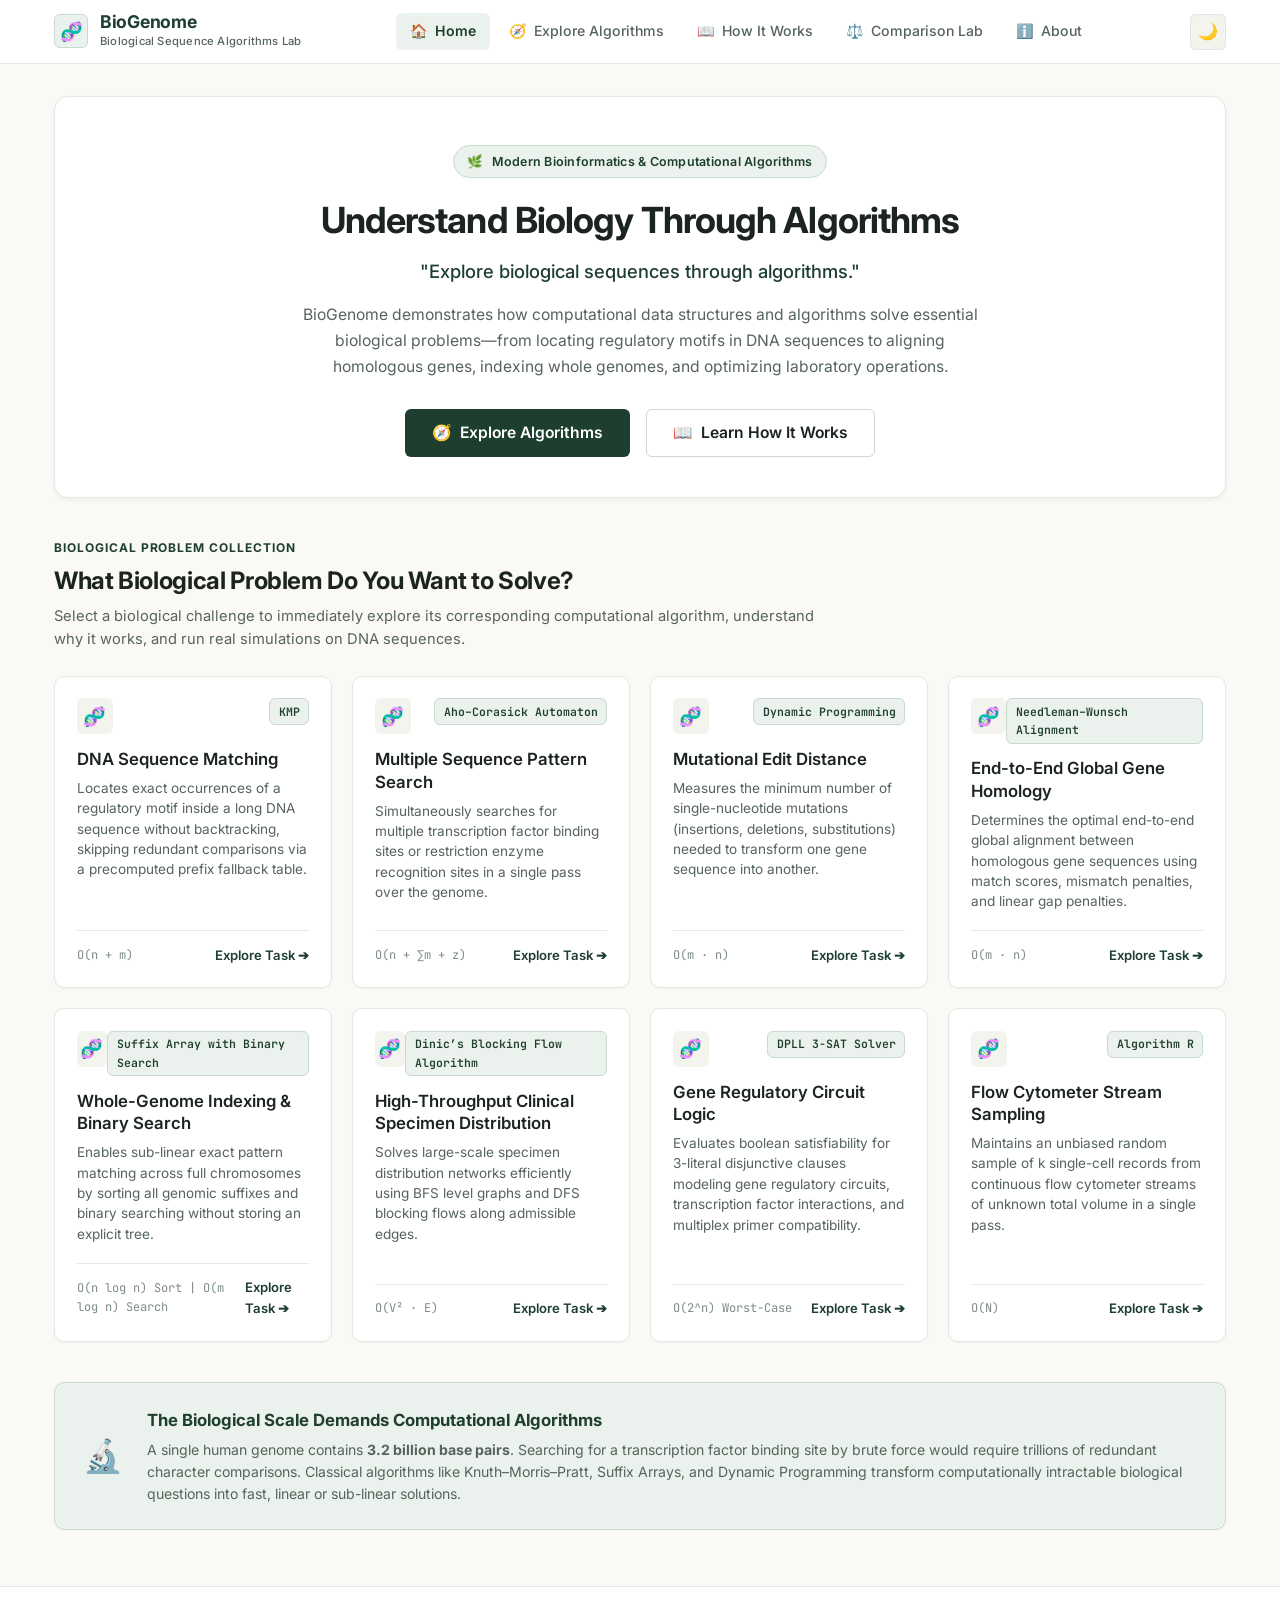
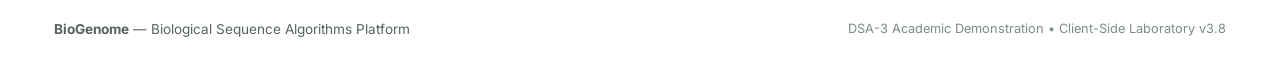
<file: frontend/index.html>
<!DOCTYPE html>
<html lang="en" data-theme="light">
<head>
  <meta charset="UTF-8">
  <meta name="viewport" content="width=device-width, initial-scale=1.0">
  <title>BioGenome – Explore Biological Sequences Through Algorithms</title>
  
  <!-- Modern Scientific Typography -->
  <link rel="preconnect" href="https://fonts.googleapis.com">
  <link rel="preconnect" href="https://fonts.gstatic.com" crossorigin>
  <link href="https://fonts.googleapis.com/css2?family=Inter:wght@400;500;600;700&family=JetBrains+Mono:wght@400;500;600&display=swap" rel="stylesheet">
  
  <!-- Botanical & Scientific Theme Stylesheets -->
  <link rel="stylesheet" href="css/main.css">
  <link rel="stylesheet" href="css/simulations.css">
</head>
<body>

  <!-- ============================================================== -->
  <!-- A. Compact Navigation Bar                                      -->
  <!-- ============================================================== -->
  <header class="app-header">
    <div class="header-container">
      <a href="#" class="header-brand" data-target="tab-home">
        <div class="brand-icon">🧬</div>
        <div class="brand-info">
          <span class="brand-name">BioGenome</span>
          <span class="brand-tagline">Biological Sequence Algorithms Lab</span>
        </div>
      </a>

      <nav class="header-nav">
        <a href="#" class="nav-item active" data-target="tab-home">
          <span>🏠</span> Home
        </a>
        <a href="#" class="nav-item" data-target="tab-explorer">
          <span>🧭</span> Explore Algorithms
        </a>
        <a href="#" class="nav-item" data-target="tab-how-it-works">
          <span>📖</span> How It Works
        </a>
        <a href="#" class="nav-item" data-target="tab-comparison">
          <span>⚖️</span> Comparison Lab
        </a>
        <a href="#" class="nav-item" data-target="tab-about">
          <span>ℹ️</span> About
        </a>
      </nav>

      <div class="header-actions">
        <button id="theme-toggle-btn" class="theme-toggle" title="Toggle warm light / scientific dark theme">🌙</button>
      </div>
    </div>
  </header>

  <!-- ============================================================== -->
  <!-- Main Content Application Shell                                 -->
  <!-- ============================================================== -->
  <main class="app-main">
    <div class="container">

      <!-- ========================================================== -->
      <!-- 1. HOME TAB                                                -->
      <!-- ========================================================== -->
      <section id="tab-home" class="tab-section active">
        
        <!-- Hero Section -->
        <div class="hero-section">
          <div class="hero-pill">
            <span>🌿</span> Modern Bioinformatics & Computational Algorithms
          </div>
          <h1 class="hero-title">Understand Biology Through Algorithms</h1>
          <p class="hero-tagline">"Explore biological sequences through algorithms."</p>
          <p class="hero-desc">
            BioGenome demonstrates how computational data structures and algorithms solve essential biological problems—from locating regulatory motifs in DNA sequences to aligning homologous genes, indexing whole genomes, and optimizing laboratory operations.
          </p>
          <div class="hero-actions">
            <button id="hero-explore-btn" class="btn btn-primary btn-lg">
              <span>🧭</span> Explore Algorithms
            </button>
            <button id="hero-how-btn" class="btn btn-outline btn-lg">
              <span>📖</span> Learn How It Works
            </button>
          </div>
        </div>

        <!-- Biological Use Cases Grid -->
        <div class="section-header">
          <div class="section-label">Biological Problem Collection</div>
          <h2 class="section-title">What Biological Problem Do You Want to Solve?</h2>
          <p class="section-subtitle">
            Select a biological challenge to immediately explore its corresponding computational algorithm, understand why it works, and run real simulations on DNA sequences.
          </p>
        </div>

        <!-- Dynamic Home Tasks Grid -->
        <div id="home-tasks-grid" class="tasks-grid"></div>

        <!-- Philosophy Banner -->
        <div class="philosophy-banner">
          <div class="philosophy-icon">🔬</div>
          <div class="philosophy-text">
            <h3>The Biological Scale Demands Computational Algorithms</h3>
            <p>
              A single human genome contains <strong>3.2 billion base pairs</strong>. Searching for a transcription factor binding site by brute force would require trillions of redundant character comparisons. Classical algorithms like Knuth–Morris–Pratt, Suffix Arrays, and Dynamic Programming transform computationally intractable biological questions into fast, linear or sub-linear solutions.
            </p>
          </div>
        </div>
      </section>

      <!-- ========================================================== -->
      <!-- 2. ALGORITHM EXPLORER TAB (The Primary Workspace)          -->
      <!-- ========================================================== -->
      <section id="tab-explorer" class="tab-section">
        <div class="section-header">
          <div class="section-label">Interactive Algorithm Explorer</div>
          <h2 class="section-title">Explore Algorithms by Biological Problem</h2>
          <p class="section-subtitle">
            Follow the 5-step workflow to understand the biological problem, inspect the underlying DSA algorithm, provide biological sequences, and examine verified computational results.
          </p>
        </div>

        <div class="explorer-layout">
          
          <!-- Category Chips Bar -->
          <div id="explorer-category-chips" class="category-chips-bar"></div>

          <!-- STEP 1: Select Biological Task -->
          <div class="workflow-step-card">
            <div class="step-indicator">Step 1 — Select Biological Task</div>
            <div class="form-group">
              <label class="form-label" for="explorer-algo-select">
                <span>Select Biological Challenge & Corresponding Algorithm</span>
                <span class="form-label-hint">Organized by genuine biological problem</span>
              </label>
              <select id="explorer-algo-select" class="form-select" style="font-weight: 600; font-size: 0.95rem;"></select>
            </div>
          </div>

          <!-- STEP 2: View Corresponding DSA Algorithm & Explanation -->
          <div class="algo-meta-panel">
            <div class="algo-primary-info">
              <div class="algo-badge-row">
                <span id="algo-domain-badge" class="badge-biological">Domain</span>
                <span id="algo-dsa-name" class="badge-dsa">Algorithm</span>
              </div>
              <h2 id="algo-display-title" class="algo-display-title">DNA Sequence Matching</h2>
              <div class="algo-dsa-subtitle">Computational Engine: <strong id="algo-dsa-engine-name">Knuth–Morris–Pratt (KMP)</strong></div>

              <div class="algo-purpose-box">
                <strong>Biological Purpose:</strong> <span id="algo-purpose-text">Locates exact occurrences of a regulatory motif...</span>
              </div>

              <!-- Context & DSA Connection Grid -->
              <div style="margin-bottom: 1rem;">
                <h4 style="font-size: 0.78rem; text-transform: uppercase; color: var(--text-light); font-weight: 700; margin-bottom: 0.35rem;">Biological Context:</h4>
                <p id="algo-context-text" style="font-size: 0.88rem; color: var(--text-body); line-height: 1.55; margin-bottom: 0.85rem;"></p>

                <h4 style="font-size: 0.78rem; text-transform: uppercase; color: var(--text-light); font-weight: 700; margin-bottom: 0.35rem;">DSA Connection:</h4>
                <p id="algo-dsa-connection-text" style="font-size: 0.88rem; color: var(--text-body); line-height: 1.55;"></p>
              </div>

              <div class="algo-io-grid">
                <div class="io-item">
                  <div class="io-label">Input Specification</div>
                  <div id="algo-input-desc" class="io-content">Target DNA sequence & query motif</div>
                </div>
                <div class="io-item">
                  <div class="io-label">Output Produced</div>
                  <div id="algo-output-desc" class="io-content">0-based match indices & LPS table</div>
                </div>
              </div>
            </div>

            <!-- Right Column: Complexity & Numbered Steps -->
            <div class="algo-secondary-info">
              <div class="complexity-card">
                <div class="complexity-header">
                  <span>Asymptotic Complexity</span>
                  <span>⏱️ 💾</span>
                </div>
                <div class="complexity-row">
                  <span class="complexity-name">Time Complexity:</span>
                  <span id="algo-time-complexity" class="complexity-val">O(n + m)</span>
                </div>
                <div id="algo-time-explanation" class="complexity-note">Linear in sequence and motif lengths.</div>

                <div class="complexity-row" style="margin-top: 0.65rem;">
                  <span class="complexity-name">Space Complexity:</span>
                  <span id="algo-space-complexity" class="complexity-val">O(m)</span>
                </div>
                <div id="algo-space-explanation" class="complexity-note">Proportional to query motif length.</div>
              </div>

              <div class="how-it-works-box">
                <div class="how-it-works-title">How The Algorithm Works (Steps):</div>
                <ol id="algo-steps-list" class="steps-list"></ol>
              </div>
            </div>
          </div>

          <!-- STEP 3: Enter Biological Sequences & Parameters -->
          <div class="adaptive-input-card">
            <div class="step-indicator">Step 3 — Provide Biological Input Data</div>
            
            <div class="input-header-row">
              <span style="font-size: 0.85rem; color: var(--text-muted);">
                Provide biological sequence data or select a pre-configured educational dataset:
              </span>
              <div class="preset-selector-group">
                <span class="preset-label">Preset:</span>
                <select id="explorer-preset-select" class="form-select sm" style="max-width: 320px;"></select>
              </div>
            </div>

            <!-- Adaptive Input Fields -->
            <div id="adaptive-inputs-container"></div>
            
            <div id="explorer-validation-error" class="validation-error-text" style="margin-top: 0.75rem;"></div>

            <!-- Action Buttons -->
            <div class="form-row-actions">
              <div style="font-size: 0.82rem; color: var(--text-light);">
                Indices are reported in standard <strong>0-based indexing</strong>.
              </div>
              <div style="display: flex; gap: 0.65rem;">
                <button id="explorer-run-btn" class="btn btn-primary">
                  <span>⚡</span> Run Algorithm
                </button>
                <button id="explorer-sim-toggle-btn" class="btn btn-outline">
                  <span>▶</span> Step-by-Step Simulation
                </button>
              </div>
            </div>
          </div>

          <!-- STEP 4 & 5: Clean Result Presentation (Requirement #8) -->
          <div id="explorer-results-card" class="results-card" style="display: none;">
            <div class="step-indicator">Step 5 — Results & Algorithmic Trace</div>
            
            <div class="results-header">
              <div class="results-title-group">
                <span class="results-badge">Execution Result</span>
                <h3 class="results-title">Calculated Output</h3>
              </div>
              <div id="results-metrics-strip" class="results-metrics-strip"></div>
            </div>

            <!-- Content Summary -->
            <div id="results-summary-content" class="results-summary-box"></div>

            <!-- Step-by-Step Interactive Player (Optional) -->
            <div id="explorer-player-controls" class="player-controls-strip" style="display: none;">
              <div class="controls-top-row">
                <div class="btn-group">
                  <button id="explorer-reset-btn" class="btn btn-subtle btn-sm" title="Reset to start">⏮ Reset</button>
                  <button id="explorer-prev-btn" class="btn btn-subtle btn-sm" title="Previous step">◀ Prev</button>
                  <button id="explorer-play-btn" class="btn btn-primary btn-sm" title="Play animation">▶ Play</button>
                  <button id="explorer-next-btn" class="btn btn-subtle btn-sm" title="Next step">Next ▶</button>
                  <button id="explorer-end-btn" class="btn btn-subtle btn-sm" title="Jump to end">⏭ End</button>
                </div>

                <div class="speed-control">
                  <span>Playback Speed:</span>
                  <select id="explorer-speed-select" class="form-select sm" style="width: auto;">
                    <option value="slow">Slow</option>
                    <option value="normal" selected>Normal</option>
                    <option value="fast">Fast</option>
                  </select>
                </div>
              </div>

              <div class="progress-track">
                <div id="explorer-progress-fill" class="progress-bar-fill"></div>
              </div>

              <div class="status-step-row">
                <span id="explorer-step-counter" style="font-family: var(--font-mono); font-weight: 600;">Step 1 / 1</span>
                <span id="explorer-operation-title" style="font-weight: 600; color: var(--forest-green);">Operation</span>
              </div>

              <div class="step-explanation-box">
                <div id="explorer-step-explanation">Press "Play" or "Next" to step through the algorithm execution.</div>
                <div id="explorer-math-formula" class="step-math-pill" style="display: none;"></div>
              </div>
            </div>

            <!-- Visual Canvas Stage -->
            <div class="visual-canvas-card">
              <div class="visual-canvas-header">
                <span class="visual-canvas-title">
                  <span>🔍</span> Intermediate Algorithmic State Representation:
                </span>
              </div>
              <div id="explorer-visual-stage"></div>
            </div>

            <!-- Expandable Technical Details -->
            <details class="expandable-details">
              <summary class="expandable-summary">
                <span>View Mathematical & Computational Details</span>
                <span>▾</span>
              </summary>
              <div class="expandable-content">
                <p style="margin-bottom: 0.75rem;">
                  <strong>Correctness & Invariants:</strong> The selected algorithm guarantees exact solution bounds by verifying mathematical state invariants across all steps.
                </p>
                <p style="margin-bottom: 0.75rem;">
                  <strong>Zero-Based Indexing:</strong> In conformance with standard bioinformatics conventions and programmatic array indexing, all nucleotide positions and match indices reported in BioGenome use 0-based coordinates.
                </p>
                <p>
                  <strong>Empirical Verification:</strong> Results are computed directly in real-time by the algorithmic simulation engine without artificial mock functions or hardcoded values.
                </p>
              </div>
            </details>
          </div>

        </div>
      </section>

      <!-- ========================================================== -->
      <!-- 3. HOW IT WORKS TAB (Educational Bridge)                   -->
      <!-- ========================================================== -->
      <section id="tab-how-it-works" class="tab-section">
        <div class="section-header">
          <div class="section-label">Educational Bridge</div>
          <h2 class="section-title">How Data Structures & Algorithms Power Biology</h2>
          <p class="section-subtitle">
            Connecting genomic questions to computational formulations and classical algorithms.
          </p>
        </div>

        <div style="background: var(--bg-surface); border: 1px solid var(--border-subtle); border-radius: var(--radius-md); padding: 2rem; box-shadow: var(--shadow-xs); margin-bottom: 2rem;">
          <h3 style="font-size: 1.25rem; font-weight: 700; color: var(--forest-green); margin-bottom: 1rem;">
            The Mental Bridge: From Wet Lab to Algorithmic Solution
          </h3>
          <p style="font-size: 0.95rem; line-height: 1.65; color: var(--text-body); margin-bottom: 1.25rem;">
            In molecular biology, researchers frequently encounter massive sequence collections. Whether identifying disease-causing single nucleotide polymorphisms (SNPs), locating transcription factor binding motifs, or routing specimens through testing facilities, every biological question translates into a well-defined computational problem.
          </p>

          <div style="display: grid; grid-template-columns: repeat(auto-fit, minmax(260px, 1fr)); gap: 1.25rem; margin-top: 1.5rem;">
            <div style="background: var(--bg-subtle); padding: 1.25rem; border-radius: var(--radius-sm); border: 1px solid var(--border-subtle);">
              <div style="font-weight: 700; color: var(--forest-green); margin-bottom: 0.35rem;">1. Biological Question</div>
              <p style="font-size: 0.85rem; color: var(--text-muted); line-height: 1.5;">
                "Where does RNA polymerase bind to initiate transcription in this bacterial chromosome?"
              </p>
            </div>
            <div style="background: var(--bg-subtle); padding: 1.25rem; border-radius: var(--radius-sm); border: 1px solid var(--border-subtle);">
              <div style="font-weight: 700; color: var(--teal-accent); margin-bottom: 0.35rem;">2. Computational Formulation</div>
              <p style="font-size: 0.85rem; color: var(--text-muted); line-height: 1.5;">
                Exact String Matching: Find all start offsets of pattern P of length m inside text T of length n.
              </p>
            </div>
            <div style="background: var(--bg-subtle); padding: 1.25rem; border-radius: var(--radius-sm); border: 1px solid var(--border-subtle);">
              <div style="font-weight: 700; color: var(--sage-accent); margin-bottom: 0.35rem;">3. DSA Algorithm</div>
              <p style="font-size: 0.85rem; color: var(--text-muted); line-height: 1.5;">
                Knuth–Morris–Pratt (KMP): Uses a prefix fallback table (π-array) to achieve guaranteed linear O(n + m) runtime.
              </p>
            </div>
          </div>
        </div>

        <!-- Full Reference Table -->
        <div class="section-header">
          <h3 class="section-title" style="font-size: 1.2rem;">Complete Biological Task to DSA Mapping Reference</h3>
        </div>

        <div class="table-responsive" style="background: var(--bg-surface); border: 1px solid var(--border-subtle); border-radius: var(--radius-md);">
          <table class="data-table">
            <thead>
              <tr>
                <th>Biological Problem</th>
                <th>Bioinformatics Task</th>
                <th>DSA Algorithm</th>
                <th>Time Complexity</th>
                <th>Space Complexity</th>
              </tr>
            </thead>
            <tbody>
              <tr>
                <td><strong>DNA Sequence Matching</strong></td>
                <td>Promoter motif discovery</td>
                <td><code>Knuth–Morris–Pratt (KMP)</code></td>
                <td><code>O(n + m)</code></td>
                <td><code>O(m)</code></td>
              </tr>
              <tr>
                <td><strong>Tandem Repeat Discovery</strong></td>
                <td>Microsatellite detection</td>
                <td><code>Z-Algorithm</code></td>
                <td><code>O(n + m)</code></td>
                <td><code>O(n + m)</code></td>
              </tr>
              <tr>
                <td><strong>Fast Sliding Window Search</strong></td>
                <td>CpG island filtering</td>
                <td><code>Rabin–Karp Rolling Hash</code></td>
                <td><code>O(n + m) avg</code></td>
                <td><code>O(1)</code></td>
              </tr>
              <tr>
                <td><strong>Multi-Motif Screening</strong></td>
                <td>Simultaneous restriction sites</td>
                <td><code>Aho–Corasick Automaton</code></td>
                <td><code>O(n + ∑m + z)</code></td>
                <td><code>O(∑m · |Σ|)</code></td>
              </tr>
              <tr>
                <td><strong>Whole-Genome Indexing</strong></td>
                <td>Sub-linear chromosome lookup</td>
                <td><code>Suffix Array & Binary Search</code></td>
                <td><code>O(m log n) search</code></td>
                <td><code>O(n)</code></td>
              </tr>
              <tr>
                <td><strong>Whole-Genome Suffix Construction</strong></td>
                <td>Linear chromosome index build</td>
                <td><code>SA-IS (Induced Sorting)</code></td>
                <td><code>O(n) linear</code></td>
                <td><code>O(n)</code></td>
              </tr>
              <tr>
                <td><strong>Repeated Gene Discovery</strong></td>
                <td>Segmental duplication detection</td>
                <td><code>Kasai’s LCP Algorithm</code></td>
                <td><code>O(n) linear</code></td>
                <td><code>O(n)</code></td>
              </tr>
              <tr>
                <td><strong>Mutational Edit Distance</strong></td>
                <td>SNP & Indel quantification</td>
                <td><code>Levenshtein Distance DP</code></td>
                <td><code>O(m · n)</code></td>
                <td><code>O(m · n)</code></td>
              </tr>
              <tr>
                <td><strong>Transposition Mutation</strong></td>
                <td>Adjacent inversion detection</td>
                <td><code>Damerau–Levenshtein DP</code></td>
                <td><code>O(m · n)</code></td>
                <td><code>O(m · n)</code></td>
              </tr>
              <tr>
                <td><strong>End-to-End Gene Homology</strong></td>
                <td>Global paralog alignment (HbA vs HbS)</td>
                <td><code>Needleman–Wunsch Alignment</code></td>
                <td><code>O(m · n)</code></td>
                <td><code>O(m · n)</code></td>
              </tr>
              <tr>
                <td><strong>Conserved Domain Alignment</strong></td>
                <td>Local catalytic motif discovery</td>
                <td><code>Smith–Waterman Alignment</code></td>
                <td><code>O(m · n)</code></td>
                <td><code>O(m · n)</code></td>
              </tr>
              <tr>
                <td><strong>Contig Read Assembly</strong></td>
                <td>Shortest Common Superstring</td>
                <td><code>Genomic Bitmask DP</code></td>
                <td><code>O(k² · 2^k)</code></td>
                <td><code>O(k · 2^k)</code></td>
              </tr>
              <tr>
                <td><strong>Specimen Pipeline Max Flow</strong></td>
                <td>Diagnostic specimen throughput</td>
                <td><code>Ford–Fulkerson / Dinic</code></td>
                <td><code>O(V² · E)</code></td>
                <td><code>O(V + E)</code></td>
              </tr>
              <tr>
                <td><strong>Cold-Chain Specimen Routing</strong></td>
                <td>Minimum-transfer routing</td>
                <td><code>Edmonds–Karp (BFS)</code></td>
                <td><code>O(V · E²)</code></td>
                <td><code>O(V + E)</code></td>
              </tr>
              <tr>
                <td><strong>Clinical Personnel Matching</strong></td>
                <td>Certified researcher assay allocation</td>
                <td><code>Hopcroft–Karp Bipartite Matching</code></td>
                <td><code>O(E · √V)</code></td>
                <td><code>O(V + E)</code></td>
              </tr>
              <tr>
                <td><strong>Trial Supervisor Duality</strong></td>
                <td>Minimum conflict monitoring cover</td>
                <td><code>König’s Theorem Duality</code></td>
                <td><code>O(V · E)</code></td>
                <td><code>O(V + E)</code></td>
              </tr>
              <tr>
                <td><strong>Regulatory Circuit Logic</strong></td>
                <td>Gene switch satisfiability</td>
                <td><code>DPLL 3-SAT Solver</code></td>
                <td><code>O(2^n) worst</code></td>
                <td><code>O(n)</code></td>
              </tr>
              <tr>
                <td><strong>Conflict-Free Biomarkers</strong></td>
                <td>Multiplex panel interference prevention</td>
                <td><code>CLIQUE → Independent Set</code></td>
                <td><code>O(V²) reduction</code></td>
                <td><code>O(V²)</code></td>
              </tr>
              <tr>
                <td><strong>Genomic Read Record Sorting</strong></td>
                <td>Library coordinate sorting</td>
                <td><code>Randomized QuickSort</code></td>
                <td><code>O(n log n) expected</code></td>
                <td><code>O(log n)</code></td>
              </tr>
              <tr>
                <td><strong>Sequencer Stream Sampling</strong></td>
                <td>Unbiased cytometer sampling</td>
                <td><code>Reservoir Sampling (Algorithm R)</code></td>
                <td><code>O(N) single-pass</code></td>
                <td><code>O(k)</code></td>
              </tr>
              <tr>
                <td><strong>Coverage Cumulative Sums</strong></td>
                <td>Chromosomal range index</td>
                <td><code>Blelloch Parallel Prefix Scan</code></td>
                <td><code>O(n) work / O(log n) span</code></td>
                <td><code>O(n)</code></td>
              </tr>
              <tr>
                <td><strong>Distributed Quality Metric</strong></td>
                <td>Multi-core score aggregation</td>
                <td><code>Parallel Binary Tree Reduction</code></td>
                <td><code>O(n) work / O(log n) span</code></td>
                <td><code>O(n)</code></td>
              </tr>
            </tbody>
          </table>
        </div>
      </section>

      <!-- ========================================================== -->
      <!-- 4. ALGORITHM COMPARISON LAB TAB                            -->
      <!-- ========================================================== -->
      <section id="tab-comparison" class="tab-section">
        <div class="section-header">
          <div class="section-label">Empirical Evaluation</div>
          <h2 class="section-title">Side-by-Side Algorithm Comparison Lab</h2>
          <p class="section-subtitle">
            Evaluate multiple algorithmic paradigms against identical biological sequences to compare character comparisons, execution steps, and complexities.
          </p>
        </div>

        <div class="adaptive-input-card" style="margin-bottom: 1.5rem;">
          <div style="display: flex; align-items: center; justify-content: space-between; flex-wrap: wrap; gap: 1rem;">
            <div>
              <div style="font-weight: 700; color: var(--forest-green); margin-bottom: 0.25rem;">
                Benchmark Biological Sequence:
              </div>
              <div style="font-family: var(--font-mono); font-size: 0.85rem; color: var(--text-muted); word-break: break-all;">
                Target Sequence (Human HBB Exon, 55 bp): <code style="color: var(--text-main);">ATGGTGCACCTGACTCCTGAGGAGAAGTCTGCCGTTACTGCCCTGTGGGGCAAG</code><br>
                Query Pattern: <strong style="color: var(--forest-green);">ATG</strong>
              </div>
            </div>
            <button id="comparison-run-btn" class="btn btn-primary">
              <span>⚡</span> Run Side-by-Side Benchmark
            </button>
          </div>
        </div>

        <!-- Results Table -->
        <div class="table-responsive" style="background: var(--bg-surface); border: 1px solid var(--border-subtle); border-radius: var(--radius-md);">
          <table class="data-table">
            <thead>
              <tr>
                <th>Algorithm</th>
                <th>Matches</th>
                <th>Comparisons</th>
                <th>Simulation Steps</th>
                <th>Browser Demo Runtime*</th>
                <th>Time Complexity</th>
                <th>Space Complexity</th>
              </tr>
            </thead>
            <tbody id="comparison-results-tbody">
              <tr>
                <td colspan="7" style="text-align: center; color: var(--text-muted); padding: 2rem;">
                  Click "Run Side-by-Side Benchmark" to evaluate all string algorithms on the biological dataset.
                </td>
              </tr>
            </tbody>
          </table>
        </div>

        <div style="margin-top: 1rem; font-size: 0.8rem; color: var(--text-light); line-height: 1.5;">
          <em>*Note: "Browser demo runtime" measures single-thread Javascript execution in your browser window. It is an educational demonstration metric rather than an isolated hardware microbenchmark.</em>
        </div>
      </section>

      <!-- ========================================================== -->
      <!-- 5. ABOUT TAB                                               -->
      <!-- ========================================================== -->
      <section id="tab-about" class="tab-section">
        <div class="section-header">
          <div class="section-label">Platform Overview</div>
          <h2 class="section-title">About BioGenome</h2>
          <p class="section-subtitle">
            A Modern Bioinformatics Platform Demonstrating Data Structures and Algorithms Through Biological Use Cases.
          </p>
        </div>

        <div style="background: var(--bg-surface); border: 1px solid var(--border-subtle); border-radius: var(--radius-md); padding: 2rem; box-shadow: var(--shadow-xs);">
          <h3 style="font-size: 1.15rem; font-weight: 700; color: var(--forest-green); margin-bottom: 0.75rem;">
            Architecture & Pedagogical Philosophy
          </h3>
          <p style="font-size: 0.92rem; line-height: 1.65; color: var(--text-body); margin-bottom: 1.25rem;">
            <strong>BioGenome</strong> is an interactive educational bioinformatics platform designed for Data Structures & Algorithms demonstrations. It pairs classical computer science algorithms with real biological applications—ensuring that biology is the primary language of the interface while keeping DSA terminology prominent and clear.
          </p>

          <h4 style="font-size: 0.95rem; font-weight: 700; margin-top: 1.5rem; margin-bottom: 0.65rem;">Core Design Tenets:</h4>
          <ul style="padding-left: 1.5rem; font-size: 0.9rem; line-height: 1.6; color: var(--text-muted);">
            <li><strong>Biological First:</strong> Navigation, terminology, and problem framing begin with the genuine biological challenge.</li>
            <li><strong>Authentic Computation:</strong> Algorithms calculate true mathematical intermediate states (true LPS tables, Z-boxes, exact rolling hashes, DP matrices, flow paths) without artificial mock animations.</li>
            <li><strong>Restrained Scientific Aesthetics:</strong> Built with warm ivory surfaces, dark forest green accents, muted sage, and deep teal, prioritizing readability and calm focus.</li>
            <li><strong>100% Client-Side Architecture:</strong> Runs directly inside any modern web browser with zero external backend or database dependencies.</li>
          </ul>

          <div style="margin-top: 2rem; padding: 1.25rem; background: var(--bg-subtle); border-radius: var(--radius-sm); border: 1px solid var(--border-subtle); font-size: 0.85rem; color: var(--text-muted); line-height: 1.55;">
            <strong>Educational Dataset Disclaimer:</strong> All genomic sequences (promoters, exons, cleavage sites) and experimental records in this platform are educational approximations labeled <em>"Simulated Educational Dataset"</em>. They are designed exclusively for algorithmic instruction and do not constitute clinical diagnostic determinations.
          </div>
        </div>
      </section>

    </div>
  </main>

  <!-- ============================================================== -->
  <!-- Footer                                                         -->
  <!-- ============================================================== -->
  <footer class="app-footer">
    <div class="container footer-content">
      <div>
        <strong>BioGenome</strong> — Biological Sequence Algorithms Platform
      </div>
      <div style="color: var(--text-light); font-size: 0.8rem;">
        DSA-3 Academic Demonstration • Client-Side Laboratory v3.8
      </div>
    </div>
  </footer>

  <!-- Scripts: Modular Vanilla JavaScript -->
  <script src="js/engine.js"></script>
  <script src="js/datasets.js"></script>
  <script src="js/simulations/string-sims.js"></script>
  <script src="js/simulations/suffix-sims.js"></script>
  <script src="js/simulations/dp-sims.js"></script>
  <script src="js/simulations/flow-sims.js"></script>
  <script src="js/simulations/np-sims.js"></script>
  <script src="js/simulations/randomized-sims.js"></script>
  <script src="js/simulations/parallel-sims.js"></script>
  <script src="js/simulations/comparison-sims.js"></script>
  <script src="js/renderers.js"></script>
  <script src="js/app.js"></script>
</body>
</html>
</file>
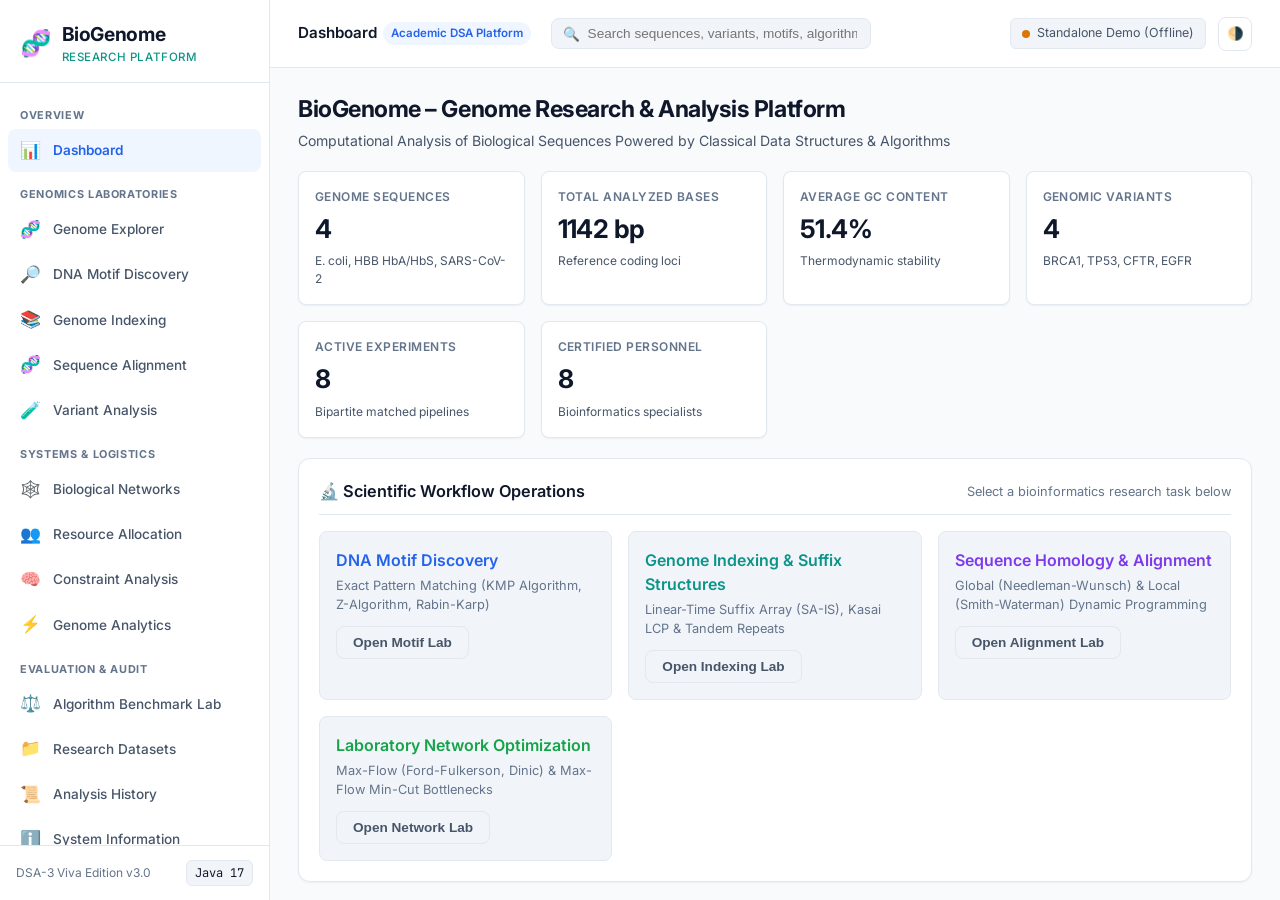
<file: src/main/resources/static/index.html>
<!DOCTYPE html>
<html lang="en">
<head>
  <meta charset="UTF-8">
  <meta name="viewport" content="width=device-width, initial-scale=1.0">
  <title>BioGenome – Genome Research & Analysis Platform</title>
  <link rel="stylesheet" href="css/style.css">
  <link rel="preconnect" href="https://fonts.googleapis.com">
  <link rel="preconnect" href="https://fonts.gstatic.com" crossorigin>
  <link href="https://fonts.googleapis.com/css2?family=Inter:wght@400;500;600;700&family=JetBrains+Mono:wght@400;500;600&display=swap" rel="stylesheet">
</head>
<body>
  <div class="app-container">
    <!-- Sidebar Navigation -->
    <aside class="sidebar">
      <div class="sidebar-header">
        <a href="#" class="brand-badge" data-target="tab-dashboard">
          <span class="brand-icon">🧬</span>
          <div>
            <div class="brand-title">BioGenome</div>
            <span class="brand-subtitle">Research Platform</span>
          </div>
        </a>
      </div>

      <nav class="sidebar-nav">
        <div class="nav-group-title">Overview</div>
        <a href="#" class="nav-link active" data-target="tab-dashboard">
          <span class="nav-icon">📊</span> Dashboard
        </a>

        <div class="nav-group-title">Genomics Laboratories</div>
        <a href="#" class="nav-link" data-target="tab-explorer">
          <span class="nav-icon">🧬</span> Genome Explorer
        </a>
        <a href="#" class="nav-link" data-target="tab-motif">
          <span class="nav-icon">🔎</span> DNA Motif Discovery
        </a>
        <a href="#" class="nav-link" data-target="tab-indexing">
          <span class="nav-icon">📚</span> Genome Indexing
        </a>
        <a href="#" class="nav-link" data-target="tab-alignment">
          <span class="nav-icon">🧬</span> Sequence Alignment
        </a>
        <a href="#" class="nav-link" data-target="tab-variants">
          <span class="nav-icon">🧪</span> Variant Analysis
        </a>

        <div class="nav-group-title">Systems & Logistics</div>
        <a href="#" class="nav-link" data-target="tab-flow">
          <span class="nav-icon">🕸️</span> Biological Networks
        </a>
        <a href="#" class="nav-link" data-target="tab-matching">
          <span class="nav-icon">👥</span> Resource Allocation
        </a>
        <a href="#" class="nav-link" data-target="tab-constraints">
          <span class="nav-icon">🧠</span> Constraint Analysis
        </a>
        <a href="#" class="nav-link" data-target="tab-analytics">
          <span class="nav-icon">⚡</span> Genome Analytics
        </a>

        <div class="nav-group-title">Evaluation & Audit</div>
        <a href="#" class="nav-link" data-target="tab-comparison">
          <span class="nav-icon">⚖️</span> Algorithm Benchmark Lab
        </a>
        <a href="#" class="nav-link" data-target="tab-datasets">
          <span class="nav-icon">📁</span> Research Datasets
        </a>
        <a href="#" class="nav-link" data-target="tab-history">
          <span class="nav-icon">📜</span> Analysis History
        </a>
        <a href="#" class="nav-link" data-target="tab-about">
          <span class="nav-icon">ℹ️</span> System Information
        </a>
      </nav>

      <div class="sidebar-footer">
        <span>DSA-3 Viva Edition v3.0</span>
        <span class="complexity-badge">Java 17</span>
      </div>
    </aside>

    <!-- Main Content Area -->
    <div class="main-wrapper">
      <!-- Top Navigation Bar -->
      <header class="topbar">
        <div class="topbar-left">
          <div class="breadcrumb-label">
            <span id="current-page-title">Dashboard</span>
            <span class="module-tag">Academic DSA Platform</span>
          </div>
          <div class="topbar-search">
            <span class="search-icon">🔍</span>
            <input type="text" id="global-search-input" placeholder="Search sequences, variants, motifs, algorithms...">
            <div id="global-search-overlay" class="search-results-overlay"></div>
          </div>
        </div>

        <div class="topbar-right">
          <div id="backend-status" class="status-indicator">
            <span class="status-dot"></span> Checking backend...
          </div>
          <button id="theme-toggle-btn" class="btn-icon" title="Toggle theme palette">
            🌗
          </button>
        </div>
      </header>

      <!-- Scrollable Main Content -->
      <main class="content-viewport">

        <!-- ==================== TAB: DASHBOARD ==================== -->
        <section id="tab-dashboard" class="tab-section active">
          <div class="page-header">
            <h1 class="page-title">BioGenome – Genome Research & Analysis Platform</h1>
            <p class="page-description">Computational Analysis of Biological Sequences Powered by Classical Data Structures & Algorithms</p>
          </div>

          <!-- Key Metrics -->
          <div class="stats-grid">
            <div class="stat-card">
              <span class="stat-label">Genome Sequences</span>
              <span id="dash-sequences" class="stat-value">4</span>
              <span class="stat-detail">E. coli, HBB HbA/HbS, SARS-CoV-2</span>
            </div>
            <div class="stat-card">
              <span class="stat-label">Total Analyzed Bases</span>
              <span id="dash-bases" class="stat-value">1,142 bp</span>
              <span class="stat-detail">Reference coding loci</span>
            </div>
            <div class="stat-card">
              <span class="stat-label">Average GC Content</span>
              <span id="dash-gc" class="stat-value">51.4%</span>
              <span class="stat-detail">Thermodynamic stability</span>
            </div>
            <div class="stat-card">
              <span class="stat-label">Genomic Variants</span>
              <span id="dash-variants" class="stat-value">4</span>
              <span class="stat-detail">BRCA1, TP53, CFTR, EGFR</span>
            </div>
            <div class="stat-card">
              <span class="stat-label">Active Experiments</span>
              <span id="dash-experiments" class="stat-value">8</span>
              <span class="stat-detail">Bipartite matched pipelines</span>
            </div>
            <div class="stat-card">
              <span class="stat-label">Certified Personnel</span>
              <span id="dash-researchers" class="stat-value">8</span>
              <span class="stat-detail">Bioinformatics specialists</span>
            </div>
          </div>

          <!-- Quick Actions & Core Scientific Modules -->
          <div class="card">
            <div class="card-header">
              <div class="card-title">🔬 Scientific Workflow Operations</div>
              <span class="card-subtitle">Select a bioinformatics research task below</span>
            </div>
            <div style="display: grid; grid-template-columns: repeat(auto-fit, minmax(280px, 1fr)); gap: 1rem;">
              <div style="padding: 1rem; border: 1px solid var(--border-light); border-radius: var(--radius-md); background-color: var(--bg-surface-subtle);">
                <div style="font-weight: 600; color: var(--primary-blue);">DNA Motif Discovery</div>
                <div style="font-size: 0.8rem; color: var(--text-muted); margin: 0.25rem 0 0.75rem 0;">Exact Pattern Matching (KMP Algorithm, Z-Algorithm, Rabin-Karp)</div>
                <button class="btn btn-secondary" onclick="switchTab('tab-motif')">Open Motif Lab</button>
              </div>
              <div style="padding: 1rem; border: 1px solid var(--border-light); border-radius: var(--radius-md); background-color: var(--bg-surface-subtle);">
                <div style="font-weight: 600; color: var(--teal-accent);">Genome Indexing & Suffix Structures</div>
                <div style="font-size: 0.8rem; color: var(--text-muted); margin: 0.25rem 0 0.75rem 0;">Linear-Time Suffix Array (SA-IS), Kasai LCP & Tandem Repeats</div>
                <button class="btn btn-secondary" onclick="switchTab('tab-indexing')">Open Indexing Lab</button>
              </div>
              <div style="padding: 1rem; border: 1px solid var(--border-light); border-radius: var(--radius-md); background-color: var(--bg-surface-subtle);">
                <div style="font-weight: 600; color: var(--purple-accent);">Sequence Homology & Alignment</div>
                <div style="font-size: 0.8rem; color: var(--text-muted); margin: 0.25rem 0 0.75rem 0;">Global (Needleman-Wunsch) & Local (Smith-Waterman) Dynamic Programming</div>
                <button class="btn btn-secondary" onclick="switchTab('tab-alignment')">Open Alignment Lab</button>
              </div>
              <div style="padding: 1rem; border: 1px solid var(--border-light); border-radius: var(--radius-md); background-color: var(--bg-surface-subtle);">
                <div style="font-weight: 600; color: var(--green-accent);">Laboratory Network Optimization</div>
                <div style="font-size: 0.8rem; color: var(--text-muted); margin: 0.25rem 0 0.75rem 0;">Max-Flow (Ford-Fulkerson, Dinic) & Max-Flow Min-Cut Bottlenecks</div>
                <button class="btn btn-secondary" onclick="switchTab('tab-flow')">Open Network Lab</button>
              </div>
            </div>
          </div>

          <!-- Recent Analyses Audit Table -->
          <div class="card">
            <div class="card-header">
              <div class="card-title">📜 Recent Analysis Session History</div>
              <button class="btn btn-secondary" onclick="loadRecentHistory()">Refresh Log</button>
            </div>
            <div class="table-responsive">
              <table class="scientific-table">
                <thead>
                  <tr>
                    <th>Timestamp</th>
                    <th>Computational Method</th>
                    <th>Scientific Module</th>
                    <th>Result Summary</th>
                    <th>Runtime</th>
                  </tr>
                </thead>
                <tbody id="history-tbody">
                  <!-- Populated via JS -->
                </tbody>
              </table>
            </div>
          </div>
        </section>

        <!-- ==================== TAB: GENOME EXPLORER ==================== -->
        <section id="tab-explorer" class="tab-section">
          <div class="page-header">
            <h1 class="page-title">🧬 Genome Explorer</h1>
            <p class="page-description">Inspect DNA nucleotide composition, compute physical GC ratios, and validate biological sequence integrity.</p>
          </div>

          <div class="scientific-layer-box">
            <div class="layer-item">
              <span class="layer-tag">1. Scientific Purpose</span>
              <div class="layer-content">Quantify biological nucleotide frequencies (A, C, G, T) to evaluate melting temperature (Tm), PCR primer annealing efficiency, and isochore GC-density across chromosomes.</div>
            </div>
            <div class="layer-item">
              <span class="layer-tag method">2. Computational Method</span>
              <div class="layer-content"><strong>Single-Pass Linear Array Scan</strong> with Character Frequency Map | Time Complexity: <strong>O(N)</strong> | Space: <strong>O(1)</strong></div>
            </div>
          </div>

          <div class="card">
            <div class="card-header">
              <div class="card-title">DNA Sequence Analyzer</div>
            </div>
            <div class="form-group">
              <label class="form-label">Input or Paste Nucleotide Sequence (A, C, G, T):</label>
              <textarea id="explorer-input-seq" class="form-control" rows="4">ATGCGATCGATCGGCTAATCGATCGAACCGTTAGGCTAA</textarea>
            </div>
            <div style="margin-top: 1rem;">
              <button id="btn-analyze-seq" class="btn btn-primary">Run Composition Analysis</button>
            </div>

            <div style="margin-top: 1.5rem; display: grid; grid-template-columns: repeat(auto-fit, minmax(200px, 1fr)); gap: 1rem;">
              <div class="stat-card">
                <span class="stat-label">Sequence Length</span>
                <span id="res-seq-len" class="stat-value">39 bp</span>
              </div>
              <div class="stat-card">
                <span class="stat-label">GC Content</span>
                <span id="res-seq-gc" class="stat-value">46.15%</span>
              </div>
              <div class="stat-card">
                <span class="stat-label">AT Content</span>
                <span id="res-seq-at" class="stat-value">53.85%</span>
              </div>
              <div class="stat-card">
                <span class="stat-label">Base Breakdown</span>
                <span id="res-seq-counts" class="stat-detail" style="font-size: 0.95rem; font-weight: 600; margin-top: 0.5rem;">A: 11 | C: 8 | G: 10 | T: 10</span>
              </div>
            </div>

            <div style="margin-top: 1rem; padding: 0.75rem; background-color: var(--bg-surface-subtle); border-radius: var(--radius-md); font-family: var(--font-mono); font-size: 0.85rem;">
              <strong>Reverse Complement (5' -> 3'):</strong> <span id="res-seq-revcomp">TTAGCCTAACGGTTCGATCGATTAGCCGATCGATCGCAT</span>
            </div>
          </div>
        </section>

        <!-- ==================== TAB: DNA MOTIF DISCOVERY ==================== -->
        <section id="tab-motif" class="tab-section">
          <div class="page-header">
            <h1 class="page-title">🔎 DNA Motif Discovery</h1>
            <p class="page-description">Identify transcription factor binding sites, promoter elements, and restriction enzyme recognition motifs.</p>
          </div>

          <div class="scientific-layer-box">
            <div class="layer-item">
              <span class="layer-tag">1. Scientific Purpose</span>
              <div class="layer-content">Locate specific regulatory sequences such as TATA boxes (TATAAA) and DnaA replication origin consensus sequences without redundant character backtracking.</div>
            </div>
            <div class="layer-item">
              <span class="layer-tag method">2. Computational Method</span>
              <div class="layer-content"><strong>Exact Pattern Matching (Knuth-Morris-Pratt / KMP)</strong> using precomputed failure function π (Longest Proper Prefix which is also a Suffix)</div>
            </div>
          </div>

          <!-- Interactive KMP Step Visualizer -->
          <div class="card">
            <div class="card-header">
              <div class="card-title">Educational Step-by-Step Visualization (KMP Sliding Window)</div>
              <span class="card-subtitle">Visualizes pattern window sliding without backtracking in text</span>
            </div>

            <div class="visualizer-controls">
              <div class="controls-left">
                <button id="kmp-prev" class="btn btn-secondary">⏮ Previous Step</button>
                <button id="kmp-play" class="btn btn-primary">⏯ Play / Pause</button>
                <button id="kmp-next" class="btn btn-secondary">⏭ Next Step</button>
                <button id="kmp-reset" class="btn btn-secondary">🔄 Reset</button>
              </div>
              <div class="controls-right">
                <span class="complexity-badge">Time: O(N + M) | Space: O(M)</span>
              </div>
            </div>

            <div id="kmp-interactive-container" style="padding: 1rem; background-color: var(--bg-surface); border: 1px solid var(--border-light); border-radius: var(--radius-md);">
              <!-- Rendered via KmpVisualizer -->
            </div>
          </div>

          <!-- Live Motif Search Form -->
          <div class="card">
            <div class="card-header">
              <div class="card-title">Live Motif Search Execution</div>
            </div>
            <div class="form-grid">
              <div class="form-group">
                <label class="form-label">Algorithm Selection:</label>
                <select id="motif-algo-select" class="form-select">
                  <option value="KMP">Exact Pattern Matching (KMP)</option>
                  <option value="Z-Algorithm">Repeated Pattern Detection (Z-Algorithm)</option>
                  <option value="Rabin-Karp">Rolling Polynomial Hash (Rabin-Karp)</option>
                </select>
              </div>
              <div class="form-group">
                <label class="form-label">Target Motif Pattern (e.g. ACCAC, TATA):</label>
                <input type="text" id="motif-pat-input" class="form-control" value="ACCAC">
              </div>
            </div>
            <div class="form-group">
              <label class="form-label">Target DNA Sequence (Default: E. coli oriC):</label>
              <textarea id="motif-seq-input" class="form-control" rows="3">CGTTTTTTCATTGACACCACCCACACCACACCACCGGTTTCACCGGCACCAC</textarea>
            </div>
            <div style="margin-top: 1rem; display: flex; gap: 0.75rem;">
              <button id="btn-run-motif-search" class="btn btn-primary">Search Motif</button>
              <button id="btn-compare-motifs" class="btn btn-teal">Run Side-by-Side Benchmark</button>
            </div>

            <div id="motif-results-box" style="display: none; margin-top: 1.25rem;" class="scientific-layer-box">
              <div class="layer-item">
                <span class="layer-tag result">3. Execution Results</span>
                <div class="layer-content">
                  <div>Occurrences: <strong id="motif-res-count">--</strong></div>
                  <div>Empirical Execution Time: <strong id="motif-res-time">--</strong></div>
                  <div>Theoretical Complexity: <span id="motif-res-complexity" class="complexity-badge">--</span></div>
                </div>
              </div>
            </div>

            <!-- Comparison Table -->
            <div style="margin-top: 1.5rem;">
              <div style="font-weight: 600; font-size: 0.9rem; margin-bottom: 0.5rem;">Comparative Algorithm Benchmark (KMP vs Z vs Rabin-Karp):</div>
              <div class="table-responsive">
                <table class="scientific-table">
                  <thead>
                    <tr>
                      <th>Algorithm</th>
                      <th>Matches Found</th>
                      <th>Execution Time</th>
                      <th>Time Complexity</th>
                      <th>Space Complexity</th>
                    </tr>
                  </thead>
                  <tbody id="motif-compare-tbody">
                    <tr><td colspan="5" style="text-align: center; color: var(--text-muted);">Click "Run Side-by-Side Benchmark" to evaluate algorithms.</td></tr>
                  </tbody>
                </table>
              </div>
            </div>
          </div>
        </section>

        <!-- ==================== TAB: GENOME INDEXING ==================== -->
        <section id="tab-indexing" class="tab-section">
          <div class="page-header">
            <h1 class="page-title">📚 Genome Indexing & Suffix Structures</h1>
            <p class="page-description">Pre-process whole reference genomes into sub-linear searchable topological suffix structures.</p>
          </div>

          <div class="scientific-layer-box">
            <div class="layer-item">
              <span class="layer-tag">1. Scientific Purpose</span>
              <div class="layer-content">Enable sub-linear exact queries O(M log N) across whole gigabase genomes and rapidly identify repetitive elements (LINEs, SINEs, tandem repeats).</div>
            </div>
            <div class="layer-item">
              <span class="layer-tag method">2. Computational Method</span>
              <div class="layer-content"><strong>Suffix Array (SA-IS Linear Time)</strong> with <strong>Kasai's LCP Array</strong> and <strong>Suffix Automaton (Minimal DFA)</strong></div>
            </div>
          </div>

          <div class="card">
            <div class="card-header">
              <div class="card-title">Suffix Array Suffix Table Preview (Sample: 20 bp prefix)</div>
            </div>
            <div class="table-responsive">
              <table class="scientific-table">
                <thead>
                  <tr>
                    <th>Rank i</th>
                    <th>Suffix Offset (SA[i])</th>
                    <th>Kasai LCP[i]</th>
                    <th>Suffix String Representation</th>
                  </tr>
                </thead>
                <tbody>
                  <tr><td>0</td><td>12</td><td>0</td><td><code style="font-family: var(--font-mono);">ACCACCCACACCACACCACCGG...</code></td></tr>
                  <tr><td>1</td><td>17</td><td>5</td><td><code style="font-family: var(--font-mono);">ACCACACCACCGGTTTCACCGG...</code></td></tr>
                  <tr><td>2</td><td>22</td><td>5</td><td><code style="font-family: var(--font-mono);">ACCACCGGTTTCACCGGCACCAC...</code></td></tr>
                  <tr><td>3</td><td>45</td><td>5</td><td><code style="font-family: var(--font-mono);">ACCAC...</code></td></tr>
                  <tr><td>4</td><td>11</td><td>1</td><td><code style="font-family: var(--font-mono);">CACCACCCACACCACACCACCGG...</code></td></tr>
                  <tr><td>5</td><td>16</td><td>4</td><td><code style="font-family: var(--font-mono);">CACCACACCACCGGTTTCACCGG...</code></td></tr>
                </tbody>
              </table>
            </div>
          </div>
        </section>

        <!-- ==================== TAB: SEQUENCE ALIGNMENT ==================== -->
        <section id="tab-alignment" class="tab-section">
          <div class="page-header">
            <h1 class="page-title">🧬 Sequence Alignment & Error Analysis</h1>
            <p class="page-description">Pairwise global and local sequence comparison, evolutionary homology detection, and sequencing error correction.</p>
          </div>

          <div class="scientific-layer-box">
            <div class="layer-item">
              <span class="layer-tag">1. Scientific Purpose</span>
              <div class="layer-content">Measure evolutionary homology between homologous genes (e.g. wild-type HbA vs sickle-cell HbS) and detect point mutations, indels, and optical sequencing transpositions.</div>
            </div>
            <div class="layer-item">
              <span class="layer-tag method">2. Computational Method</span>
              <div class="layer-content"><strong>Needleman-Wunsch (Global)</strong>, <strong>Smith-Waterman (Local)</strong>, and <strong>Damerau-Levenshtein (Edit Distance)</strong> Dynamic Programming</div>
            </div>
          </div>

          <!-- DP Matrix Filling Visualizer -->
          <div class="card">
            <div class="card-header">
              <div class="card-title">Dynamic Programming Matrix Visualization (Needleman-Wunsch)</div>
              <span class="card-subtitle">Visualizes cell scoring: Score(i,j) = max(diag + match, up - gap, left - gap)</span>
            </div>

            <div class="visualizer-controls">
              <div class="controls-left">
                <button id="nw-prev" class="btn btn-secondary">⏮ Previous Cell</button>
                <button id="nw-play" class="btn btn-primary">⏯ Play / Pause</button>
                <button id="nw-next" class="btn btn-secondary">⏭ Next Cell</button>
                <button id="nw-reset" class="btn btn-secondary">🔄 Reset</button>
              </div>
              <div class="controls-right">
                <span class="complexity-badge">Time: O(N * M) | Space: O(N * M)</span>
              </div>
            </div>

            <div class="canvas-container">
              <canvas id="nw-matrix-canvas" class="interactive-canvas"></canvas>
            </div>
          </div>

          <!-- Alignment Execution Form -->
          <div class="card">
            <div class="card-header">
              <div class="card-title">Pairwise Sequence Alignment Runner</div>
            </div>
            <div class="form-grid">
              <div class="form-group">
                <label class="form-label">Alignment Method:</label>
                <select id="align-type-select" class="form-select">
                  <option value="needleman-wunsch">Global Homology (Needleman-Wunsch)</option>
                  <option value="smith-waterman">Local Conserved Domain (Smith-Waterman)</option>
                  <option value="levenshtein">Point Mutation Edit Distance (Levenshtein)</option>
                  <option value="damerau">Transposition Error Correction (Damerau-Levenshtein)</option>
                </select>
              </div>
              <div class="form-group">
                <label class="form-label">Sequence 1 (Reference Locus):</label>
                <input type="text" id="align-seq1" class="form-control" value="ATGGTGCACCTGACTCCTGAGGAGAAGTCT">
              </div>
              <div class="form-group">
                <label class="form-label">Sequence 2 (Variant / Read):</label>
                <input type="text" id="align-seq2" class="form-control" value="ATGGTGCACCTGACTCCTGTGGAGAAGTCT">
              </div>
            </div>
            <button id="btn-run-alignment" class="btn btn-primary">Run Sequence Alignment</button>

            <div id="align-results-box" style="display: none; margin-top: 1.25rem;">
              <div class="scientific-layer-box">
                <div class="layer-item">
                  <span class="layer-tag result">3. Alignment Results</span>
                  <div class="layer-content">
                    <div>Alignment Metric: <strong id="align-res-score">--</strong></div>
                    <div>Identity Percentage: <strong id="align-res-identity">--</strong></div>
                    <div>Execution Runtime: <strong id="align-res-time">--</strong></div>
                  </div>
                </div>
              </div>
              <div style="font-weight: 600; font-size: 0.85rem; margin-bottom: 0.35rem;">Traceback Visual Alignment:</div>
              <div id="align-res-traceback" class="alignment-display"></div>
            </div>
          </div>
        </section>

        <!-- ==================== TAB: VARIANT ANALYSIS ==================== -->
        <section id="tab-variants" class="tab-section">
          <div class="page-header">
            <h1 class="page-title">🧪 Genetic Variant Analysis</h1>
            <p class="page-description">Catalog and filter clinically significant single nucleotide polymorphisms (SNPs) and indel mutations.</p>
          </div>

          <div class="card">
            <div class="card-header">
              <div class="card-title">Educational Variant Repository</div>
              <span class="card-subtitle">Sample simulated phenotype variants</span>
            </div>
            <div class="table-responsive">
              <table class="scientific-table">
                <thead>
                  <tr>
                    <th>Variant ID</th>
                    <th>Gene</th>
                    <th>Chr Pos</th>
                    <th>Ref > Alt</th>
                    <th>Variant Type</th>
                    <th>Clinical Impact</th>
                    <th>Molecular Consequence</th>
                  </tr>
                </thead>
                <tbody>
                  <tr><td>VAR-001</td><td><strong>BRCA1</strong></td><td>41244421</td><td>T > G</td><td><span class="complexity-badge">Missense</span></td><td>Pathogenic</td><td>Cys61Gly RING domain disruptor</td></tr>
                  <tr><td>VAR-002</td><td><strong>TP53</strong></td><td>7577120</td><td>G > A</td><td><span class="complexity-badge">Missense</span></td><td>Pathogenic</td><td>Arg175His hot-spot mutation</td></tr>
                  <tr><td>VAR-003</td><td><strong>CFTR</strong></td><td>117199644</td><td>CTT > -</td><td><span class="complexity-badge">Deletion</span></td><td>Pathogenic</td><td>p.Phe508del (DeltaF508)</td></tr>
                  <tr><td>VAR-004</td><td><strong>EGFR</strong></td><td>55242465</td><td>- > GCC</td><td><span class="complexity-badge">Insertion</span></td><td>Likely Pathogenic</td><td>Exon 20 kinase insertion</td></tr>
                </tbody>
              </table>
            </div>
          </div>
        </section>

        <!-- ==================== TAB: BIOLOGICAL NETWORKS ==================== -->
        <section id="tab-flow" class="tab-section">
          <div class="page-header">
            <h1 class="page-title">🕸️ Biological Network Analysis</h1>
            <p class="page-description">Model laboratory workflow pipelines, specimen transportation logistics, and pipeline bottleneck diagnostics.</p>
          </div>

          <div class="scientific-layer-box">
            <div class="layer-item">
              <span class="layer-tag">1. Scientific Purpose</span>
              <div class="layer-content">Maximize specimen throughput through central laboratories, sequencer pools, and analytical pipelines while identifying capacity bottlenecks.</div>
            </div>
            <div class="layer-item">
              <span class="layer-tag method">2. Computational Method</span>
              <div class="layer-content"><strong>Dinic's Algorithm / Ford-Fulkerson</strong> with <strong>Max-Flow Min-Cut Theorem</strong> verification</div>
            </div>
          </div>

          <!-- Network Canvas -->
          <div class="card">
            <div class="card-header">
              <div class="card-title">Laboratory Logistics Network Graph</div>
              <button id="flow-toggle-cut" class="btn btn-secondary">Highlight Min-Cut Bottlenecks</button>
            </div>
            <div class="canvas-container" style="min-height: 320px;">
              <canvas id="flow-graph-canvas" class="interactive-canvas"></canvas>
            </div>
            <div style="margin-top: 1rem; display: flex; gap: 1rem; align-items: center;">
              <select id="flow-algo-select" class="form-select" style="max-width: 250px;">
                <option value="dinic">Dinic's Blocking Flow (O(V^2 * E))</option>
                <option value="edmonds-karp">Edmonds-Karp BFS (O(V * E^2))</option>
                <option value="ford-fulkerson">Ford-Fulkerson DFS (O(E * |f*|))</option>
              </select>
              <button id="btn-run-flow" class="btn btn-primary">Compute Maximum Flow</button>
            </div>

            <div id="flow-results-box" style="display: none; margin-top: 1.25rem;" class="scientific-layer-box">
              <div class="layer-item">
                <span class="layer-tag result">3. Network Flow & Bottleneck Results</span>
                <div class="layer-content">
                  <div>Maximum Network Flow: <strong id="flow-res-maxflow">--</strong></div>
                  <div>Minimum Cut Capacity: <strong id="flow-res-mincut">--</strong></div>
                  <div style="margin-top: 0.5rem; font-weight: 600;">Augmenting Paths:</div>
                  <ul id="flow-res-paths" style="margin-left: 1.25rem; font-size: 0.85rem;"></ul>
                </div>
              </div>
            </div>
          </div>
        </section>

        <!-- ==================== TAB: RESOURCE ALLOCATION ==================== -->
        <section id="tab-matching" class="tab-section">
          <div class="page-header">
            <h1 class="page-title">👥 Resource Allocation & Bipartite Matching</h1>
            <p class="page-description">Match certified genomic researchers to specialized experimental protocols and resolve platform resource conflicts.</p>
          </div>

          <div class="scientific-layer-box">
            <div class="layer-item">
              <span class="layer-tag">1. Scientific Purpose</span>
              <div class="layer-content">Fairly assign specialized researchers to clinical trials based on strict credential requirements, and identify minimal conflict sets using König's theorem.</div>
            </div>
            <div class="layer-item">
              <span class="layer-tag method">2. Computational Method</span>
              <div class="layer-content"><strong>Hopcroft-Karp / Dinic Bipartite Matching</strong> with <strong>König's Theorem Verification (|Max Matching| = |Min Vertex Cover|)</strong></div>
            </div>
          </div>

          <div class="card">
            <div class="card-header">
              <div class="card-title">Researcher-to-Experiment Assignment Solver</div>
            </div>
            <button id="btn-run-matching" class="btn btn-primary">Solve Bipartite Matching</button>

            <div id="matching-results-box" style="display: none; margin-top: 1.25rem;" class="scientific-layer-box">
              <div class="layer-item">
                <span class="layer-tag result">3. Matching & König's Duality Results</span>
                <div class="layer-content">
                  <div>Max Cardinality Matching: <strong id="matching-res-size">--</strong></div>
                  <div>König's Theorem Status: <strong id="matching-res-konig">--</strong></div>
                  <div style="margin-top: 0.5rem; font-weight: 600;">Optimally Assigned Research Pairs:</div>
                  <ul id="matching-res-pairs" style="margin-left: 1.25rem; font-size: 0.85rem;"></ul>
                </div>
              </div>
            </div>
          </div>
        </section>

        <!-- ==================== TAB: CONSTRAINT ANALYSIS ==================== -->
        <section id="tab-constraints" class="tab-section">
          <div class="page-header">
            <h1 class="page-title">🧠 Biological Constraint & Optimization Analysis</h1>
            <p class="page-description">Model mutually exclusive primer pairings, conflicting probe sets, and NP-hard biomarker selection problems.</p>
          </div>

          <div class="scientific-layer-box">
            <div class="layer-item">
              <span class="layer-tag">1. Scientific Purpose</span>
              <div class="layer-content">Verify if a multiplex assay schedule can avoid cross-reacting primer conflicts (3-SAT) and demonstrate Karp polynomial reductions to CLIQUE and VERTEX COVER.</div>
            </div>
            <div class="layer-item">
              <span class="layer-tag method">2. Computational Method</span>
              <div class="layer-content"><strong>DPLL 3-SAT Solver</strong> with <strong>3-SAT -> CLIQUE -> INDEPENDENT SET -> VERTEX COVER Reductions</strong> and <strong>2-Approximation for Vertex Cover</strong></div>
            </div>
          </div>

          <div class="card">
            <div class="card-header">
              <div class="card-title">Biological Constraint 3-SAT Solver</div>
            </div>
            <div style="padding: 0.75rem; background-color: var(--bg-surface-subtle); border-radius: var(--radius-md); font-family: var(--font-mono); font-size: 0.85rem; margin-bottom: 1rem;">
              Formula: (TP53 | MDM2 | ~CDKN1A) & (~TP53 | BAX | BCL2) & (~MDM2 | ~BAX | PTEN) & (CDKN1A | ~BCL2 | EGFR)
            </div>
            <button id="btn-run-3sat" class="btn btn-primary">Solve Constraint Model</button>

            <div id="sat-results-box" style="display: none; margin-top: 1.25rem;" class="scientific-layer-box">
              <div class="layer-item">
                <span class="layer-tag result">3. DPLL Solver Truth Model</span>
                <div class="layer-content">
                  <div>Status: <strong id="sat-res-status">--</strong></div>
                  <pre id="sat-res-model" style="font-family: var(--font-mono); font-size: 0.82rem; margin-top: 0.5rem;"></pre>
                </div>
              </div>
            </div>
          </div>
        </section>

        <!-- ==================== TAB: GENOME ANALYTICS ==================== -->
        <section id="tab-analytics" class="tab-section">
          <div class="page-header">
            <h1 class="page-title">⚡ Genome Analytics & Parallel Processing</h1>
            <p class="page-description">Streaming instrument observation sampling, cryptogenomics, and parallel prefix aggregations.</p>
          </div>

          <div class="card">
            <div class="card-header">
              <div class="card-title">Streaming Reservoir Sampling (Algorithm R)</div>
              <span class="card-subtitle">Maintains uniform probability sample size k over continuous unbounded observation streams</span>
            </div>
            <button class="btn btn-primary" onclick="window.apiClient.runReservoirSampling(5).then(res => alert('Sampled ' + res.finalSample.length + ' observations with uniform prob ' + res.theoreticalProbability))">
              Sample Live Sequencer Stream
            </button>
          </div>
        </section>

        <!-- ==================== TAB: ALGORITHM COMPARISON ==================== -->
        <section id="tab-comparison" class="tab-section">
          <div class="page-header">
            <h1 class="page-title">⚖️ Algorithm Comparison Lab</h1>
            <p class="page-description">Run multiple algorithms on identical biological inputs to evaluate empirical runtime vs theoretical complexity.</p>
          </div>
          <div class="card">
            <div class="card-header">
              <div class="card-title">Side-by-Side Algorithmic Benchmark Engine</div>
            </div>
            <p style="font-size: 0.88rem; color: var(--text-secondary); margin-bottom: 1rem;">
              Compare KMP, Z-Algorithm, and Rabin-Karp on identical target genomes or compare Needleman-Wunsch, Smith-Waterman, and Levenshtein distance.
            </p>
            <button class="btn btn-primary" onclick="switchTab('tab-motif')">Go to Motif Search Benchmark</button>
          </div>
        </section>

        <!-- ==================== TAB: DATASETS ==================== -->
        <section id="tab-datasets" class="tab-section">
          <div class="page-header">
            <h1 class="page-title">📁 Research Datasets</h1>
            <p class="page-description">Curated educational and simulated reference genomes, variants, and facility topologies.</p>
          </div>
          <div class="card">
            <div class="card-header">
              <div class="card-title">Built-in Genomic Libraries</div>
            </div>
            <ul style="margin-left: 1.5rem; font-size: 0.88rem; line-height: 1.8;">
              <li><strong>E. coli K-12 Replication Origin (oriC)</strong> – 245 bp core locus</li>
              <li><strong>Human Beta-Globin (HBB) Wild-Type & Sickle Cell</strong> – 142 bp exon 1 alleles</li>
              <li><strong>SARS-CoV-2 Spike Receptor-Binding Domain (RBD)</strong> – 210 bp wildcard locus</li>
              <li><strong>Synthetic Cancer Mutation Catalog</strong> – BRCA1, TP53, CFTR, EGFR variants</li>
            </ul>
          </div>
        </section>

        <!-- ==================== TAB: HISTORY ==================== -->
        <section id="tab-history" class="tab-section">
          <div class="page-header">
            <h1 class="page-title">📜 Analysis Session History</h1>
            <p class="page-description">Audit trail of all executed computational operations during this active research session.</p>
          </div>
          <div class="card">
            <div class="table-responsive">
              <table class="scientific-table">
                <thead>
                  <tr>
                    <th>Timestamp</th>
                    <th>Computational Method</th>
                    <th>Scientific Module</th>
                    <th>Result Summary</th>
                    <th>Runtime</th>
                  </tr>
                </thead>
                <tbody id="history-full-tbody">
                  <!-- Populated via JS -->
                </tbody>
              </table>
            </div>
          </div>
        </section>

        <!-- ==================== TAB: ABOUT ==================== -->
        <section id="tab-about" class="tab-section">
          <div class="page-header">
            <h1 class="page-title">ℹ️ System Information & Academic Disclaimer</h1>
            <p class="page-description">Platform architecture, course information, and educational scope.</p>
          </div>
          <div class="card">
            <div class="card-header">
              <div class="card-title">About BioGenome</div>
            </div>
            <p style="font-size: 0.88rem; line-height: 1.8; color: var(--text-secondary);">
              <strong>BioGenome</strong> is an integrated computational genomics platform created for <strong>Data Structures and Algorithms (DSA-3)</strong> academic viva and laboratory demonstrations. It demonstrates how classical computer science algorithms—spanning exact pattern matching, suffix indexing, dynamic programming, network flow, NP-complete reductions, and randomized streaming—directly address core computational biology challenges.
            </p>
            <div style="margin-top: 1rem; padding: 0.85rem; background-color: var(--amber-light); border: 1px solid var(--amber-accent); border-radius: var(--radius-md); font-size: 0.82rem; color: #78350f;">
              <strong>⚠️ Educational Simulation Notice:</strong> BioGenome is an academic demonstration platform. Sequences, variants, and resource networks are representative educational models and do NOT constitute clinical diagnostic or medical conclusions.
            </div>
          </div>
        </section>

      </main>
    </div>
  </div>

  <script src="js/api.js"></script>
  <script src="js/visualizers.js"></script>
  <script src="js/app.js"></script>
</body>
</html>
</file>
<file: frontend/css/main.css>
/* ==========================================================================
   BioGenome – Modern Bioinformatics & Computational Algorithms Platform
   Visual Design System: Warm Ivory, Forest Green, Muted Sage & Deep Teal
   ========================================================================== */

:root {
  /* Warm White & Soft Ivory Backgrounds */
  --bg-app: #FAF9F5;
  --bg-surface: #FFFFFF;
  --bg-subtle: #F3F4EE;
  --bg-subtle-hover: #E9ECE5;
  --bg-muted: #E6E9E2;
  --bg-card: #FFFFFF;

  /* Dark Charcoal & Botanical Typography */
  --text-main: #1C2420;
  --text-body: #2F3934;
  --text-muted: #56645D;
  --text-light: #7E8D85;
  --text-inverse: #FFFFFF;

  /* Subtle Borders & Dividers */
  --border-subtle: #E3E8E3;
  --border-medium: #D0D8D1;
  --border-strong: #B5C1B7;
  --border-focus: #2A5A43;

  /* Core Accent Palette: Forest Green, Muted Sage & Deep Teal */
  --forest-green: #1E3F30;
  --forest-green-hover: #163024;
  --forest-green-light: #EBF2ED;
  --forest-green-border: #C8DACE;

  --sage-accent: #4D735F;
  --sage-hover: #3E5E4D;
  --sage-light: #F0F5F2;
  --sage-border: #D1DFD7;

  --teal-accent: #235F5B;
  --teal-hover: #1A4946;
  --teal-light: #EEF6F5;
  --teal-border: #C8E0DE;

  --amber-accent: #9A6422;
  --amber-light: #FDF6ED;
  --amber-border: #F3DEBE;

  --rose-accent: #9E383B;
  --rose-light: #FDF1F2;
  --rose-border: #F7C8CC;

  /* Restrained DNA nucleotide color palette */
  --dna-a-bg: #EAF4EE;
  --dna-a-text: #195E36;
  --dna-a-border: #C2DFCC;

  --dna-t-bg: #FBEBEB;
  --dna-t-text: #962929;
  --dna-t-border: #F3C3C3;

  --dna-g-bg: #FBF4E7;
  --dna-g-text: #8C5815;
  --dna-g-border: #F5DEB2;

  --dna-c-bg: #EAF3F7;
  --dna-c-text: #1E5572;
  --dna-c-border: #C5DFEC;

  /* Typography */
  --font-sans: 'Inter', -apple-system, BlinkMacSystemFont, 'Segoe UI', Roboto, Helvetica, Arial, sans-serif;
  --font-mono: 'JetBrains Mono', 'Fira Code', 'Consolas', monospace;

  /* Restrained Shadows */
  --shadow-xs: 0 1px 2px rgba(28, 36, 32, 0.04);
  --shadow-sm: 0 2px 4px rgba(28, 36, 32, 0.05);
  --shadow-md: 0 4px 12px -2px rgba(28, 36, 32, 0.06), 0 2px 4px rgba(28, 36, 32, 0.03);
  --shadow-lg: 0 12px 24px -4px rgba(28, 36, 32, 0.07), 0 4px 8px rgba(28, 36, 32, 0.03);

  /* Corner Radii */
  --radius-xs: 4px;
  --radius-sm: 6px;
  --radius-md: 10px;
  --radius-lg: 14px;
  --radius-pill: 9999px;

  /* Header & Container Dimensions */
  --header-height: 64px;
  --container-max: 1220px;
}

/* Restrained Scientific Dark Mode (Deep Forest Night) */
[data-theme="dark"] {
  --bg-app: #121815;
  --bg-surface: #18221D;
  --bg-subtle: #202D26;
  --bg-subtle-hover: #283931;
  --bg-muted: #2E4138;
  --bg-card: #18221D;

  --text-main: #F4F6F4;
  --text-body: #DCE3DF;
  --text-muted: #B6C3BC;
  --text-light: #899B91;
  --text-inverse: #121815;

  --border-subtle: #283730;
  --border-medium: #364A40;
  --border-strong: #4B6356;
  --border-focus: #528A6F;

  --forest-green: #376850;
  --forest-green-hover: #437D61;
  --forest-green-light: #1D2D24;
  --forest-green-border: #335442;

  --sage-accent: #6C9781;
  --sage-hover: #7EA993;
  --sage-light: #1F3027;
  --sage-border: #354E41;

  --teal-accent: #3A837E;
  --teal-hover: #489D97;
  --teal-light: #1D2F2E;
  --teal-border: #2D4D4B;

  --amber-accent: #D4943E;
  --amber-light: #322515;
  --amber-border: #523D24;

  --rose-accent: #E06C71;
  --rose-light: #331A1C;
  --rose-border: #5A272A;

  --dna-a-bg: #1B3526;
  --dna-a-text: #A8E0BE;
  --dna-a-border: #29543B;

  --dna-t-bg: #3B1F21;
  --dna-t-text: #F2A8AC;
  --dna-t-border: #5E2B2E;

  --dna-g-bg: #382A15;
  --dna-g-text: #F0CF8E;
  --dna-g-border: #5E4620;

  --dna-c-bg: #182C38;
  --dna-c-text: #96CCE8;
  --dna-c-border: #25485E;

  --shadow-xs: 0 1px 2px rgba(0, 0, 0, 0.2);
  --shadow-sm: 0 2px 4px rgba(0, 0, 0, 0.25);
  --shadow-md: 0 4px 12px rgba(0, 0, 0, 0.35);
  --shadow-lg: 0 12px 24px rgba(0, 0, 0, 0.45);
}

/* ==========================================================================
   Base & Reset
   ========================================================================== */

* {
  box-sizing: border-box;
  margin: 0;
  padding: 0;
}

html {
  font-size: 16px;
  scroll-behavior: smooth;
}

body {
  font-family: var(--font-sans);
  background-color: var(--bg-app);
  color: var(--text-main);
  line-height: 1.6;
  -webkit-font-smoothing: antialiased;
  min-height: 100vh;
  display: flex;
  flex-direction: column;
}

/* Code and monospaced text */
code, pre, .mono {
  font-family: var(--font-mono);
}

/* Container */
.container {
  width: 100%;
  max-width: var(--container-max);
  margin: 0 auto;
  padding: 0 1.5rem;
}

/* ==========================================================================
   Navigation Header
   ========================================================================== */

.app-header {
  position: sticky;
  top: 0;
  background-color: var(--bg-surface);
  border-bottom: 1px solid var(--border-subtle);
  z-index: 100;
  height: var(--header-height);
  backdrop-filter: blur(8px);
}

.header-container {
  display: flex;
  align-items: center;
  justify-content: space-between;
  height: 100%;
  max-width: var(--container-max);
  margin: 0 auto;
  padding: 0 1.5rem;
}

.header-brand {
  display: flex;
  align-items: center;
  gap: 0.75rem;
  text-decoration: none;
  color: var(--text-main);
}

.brand-icon {
  width: 34px;
  height: 34px;
  border-radius: var(--radius-sm);
  background-color: var(--forest-green-light);
  border: 1px solid var(--forest-green-border);
  color: var(--forest-green);
  display: flex;
  align-items: center;
  justify-content: center;
  font-size: 1.15rem;
  flex-shrink: 0;
}

.brand-info {
  display: flex;
  flex-direction: column;
}

.brand-name {
  font-size: 1.1rem;
  font-weight: 700;
  letter-spacing: -0.015em;
  color: var(--forest-green);
  line-height: 1.15;
}

.brand-tagline {
  font-size: 0.7rem;
  font-weight: 500;
  color: var(--text-muted);
  letter-spacing: 0.02em;
}

.header-nav {
  display: flex;
  align-items: center;
  gap: 0.35rem;
}

.nav-item {
  display: inline-flex;
  align-items: center;
  gap: 0.45rem;
  padding: 0.45rem 0.85rem;
  border-radius: var(--radius-sm);
  text-decoration: none;
  font-size: 0.88rem;
  font-weight: 500;
  color: var(--text-muted);
  transition: all 0.15s ease;
  cursor: pointer;
}

.nav-item:hover {
  color: var(--text-main);
  background-color: var(--bg-subtle);
}

.nav-item.active {
  color: var(--forest-green);
  background-color: var(--forest-green-light);
  font-weight: 600;
}

.header-actions {
  display: flex;
  align-items: center;
  gap: 0.75rem;
}

.theme-toggle {
  background: var(--bg-subtle);
  border: 1px solid var(--border-subtle);
  border-radius: var(--radius-sm);
  width: 36px;
  height: 36px;
  display: flex;
  align-items: center;
  justify-content: center;
  cursor: pointer;
  color: var(--text-muted);
  font-size: 1rem;
  transition: all 0.15s ease;
}

.theme-toggle:hover {
  background: var(--bg-subtle-hover);
  color: var(--text-main);
  border-color: var(--border-medium);
}

/* Mobile Nav Toggle */
.mobile-nav-toggle {
  display: none;
  background: transparent;
  border: none;
  font-size: 1.25rem;
  cursor: pointer;
  color: var(--text-main);
}

/* ==========================================================================
   Main Content Layout
   ========================================================================== */

.app-main {
  flex: 1;
  padding: 2rem 0 3.5rem;
}

.tab-section {
  display: none;
}

.tab-section.active {
  display: block;
  animation: fadeIn 0.25s ease-out;
}

@keyframes fadeIn {
  from { opacity: 0; transform: translateY(4px); }
  to { opacity: 1; transform: translateY(0); }
}

/* ==========================================================================
   1. Home Page Styles
   ========================================================================== */

.hero-section {
  text-align: center;
  padding: 3rem 1.5rem 2.5rem;
  background-color: var(--bg-surface);
  border: 1px solid var(--border-subtle);
  border-radius: var(--radius-lg);
  box-shadow: var(--shadow-sm);
  margin-bottom: 2.5rem;
  position: relative;
  overflow: hidden;
}

.hero-pill {
  display: inline-flex;
  align-items: center;
  gap: 0.5rem;
  padding: 0.35rem 0.85rem;
  border-radius: var(--radius-pill);
  background-color: var(--forest-green-light);
  border: 1px solid var(--forest-green-border);
  color: var(--forest-green);
  font-size: 0.78rem;
  font-weight: 600;
  letter-spacing: 0.02em;
  margin-bottom: 1.25rem;
}

.hero-title {
  font-size: 2.25rem;
  font-weight: 700;
  letter-spacing: -0.025em;
  color: var(--text-main);
  line-height: 1.25;
  margin-bottom: 0.85rem;
}

.hero-tagline {
  font-size: 1.15rem;
  font-weight: 500;
  color: var(--forest-green);
  margin-bottom: 1rem;
}

.hero-desc {
  font-size: 0.98rem;
  color: var(--text-muted);
  max-width: 680px;
  margin: 0 auto 1.85rem;
  line-height: 1.65;
}

.hero-actions {
  display: flex;
  align-items: center;
  justify-content: center;
  gap: 1rem;
  flex-wrap: wrap;
}

/* Section Header Rows */
.section-header {
  margin-bottom: 1.5rem;
}

.section-label {
  font-size: 0.75rem;
  font-weight: 700;
  text-transform: uppercase;
  letter-spacing: 0.08em;
  color: var(--forest-green);
  margin-bottom: 0.35rem;
}

.section-title {
  font-size: 1.5rem;
  font-weight: 700;
  letter-spacing: -0.015em;
  color: var(--text-main);
}

.section-subtitle {
  font-size: 0.92rem;
  color: var(--text-muted);
  margin-top: 0.25rem;
  max-width: 760px;
}

/* Biological Tasks Grid */
.tasks-grid {
  display: grid;
  grid-template-columns: repeat(auto-fill, minmax(270px, 1fr));
  gap: 1.25rem;
  margin-bottom: 2.5rem;
}

.task-card {
  background: var(--bg-surface);
  border: 1px solid var(--border-subtle);
  border-radius: var(--radius-md);
  padding: 1.35rem;
  box-shadow: var(--shadow-xs);
  transition: all 0.2s ease;
  display: flex;
  flex-direction: column;
  cursor: pointer;
  position: relative;
}

.task-card:hover {
  transform: translateY(-2px);
  border-color: var(--forest-green-border);
  box-shadow: var(--shadow-md);
}

.task-header {
  display: flex;
  align-items: flex-start;
  justify-content: space-between;
  margin-bottom: 0.85rem;
}

.task-icon {
  width: 36px;
  height: 36px;
  border-radius: var(--radius-sm);
  background-color: var(--bg-subtle);
  display: flex;
  align-items: center;
  justify-content: center;
  font-size: 1.15rem;
  color: var(--forest-green);
}

.task-dsa-badge {
  font-size: 0.72rem;
  font-weight: 600;
  font-family: var(--font-mono);
  padding: 0.2rem 0.55rem;
  border-radius: var(--radius-sm);
  background-color: var(--forest-green-light);
  color: var(--forest-green);
  border: 1px solid var(--forest-green-border);
}

.task-title {
  font-size: 1.05rem;
  font-weight: 600;
  color: var(--text-main);
  margin-bottom: 0.45rem;
  line-height: 1.35;
}

.task-desc {
  font-size: 0.85rem;
  color: var(--text-muted);
  line-height: 1.5;
  margin-bottom: 1.15rem;
  flex-grow: 1;
}

.task-footer {
  display: flex;
  align-items: center;
  justify-content: space-between;
  border-top: 1px solid var(--border-subtle);
  padding-top: 0.85rem;
  margin-top: auto;
}

.task-complexity {
  font-size: 0.75rem;
  font-family: var(--font-mono);
  color: var(--text-light);
}

.task-link {
  font-size: 0.82rem;
  font-weight: 600;
  color: var(--forest-green);
  display: inline-flex;
  align-items: center;
  gap: 0.25rem;
}

.task-card:hover .task-link {
  color: var(--sage-accent);
}

/* Callout Strip (Philosophy Box) */
.philosophy-banner {
  background: var(--forest-green-light);
  border: 1px solid var(--forest-green-border);
  border-radius: var(--radius-md);
  padding: 1.5rem 1.75rem;
  display: flex;
  align-items: center;
  gap: 1.5rem;
  margin-top: 1rem;
}

.philosophy-icon {
  font-size: 2rem;
  flex-shrink: 0;
}

.philosophy-text h3 {
  font-size: 1.05rem;
  font-weight: 700;
  color: var(--forest-green);
  margin-bottom: 0.35rem;
}

.philosophy-text p {
  font-size: 0.88rem;
  color: var(--text-muted);
  line-height: 1.55;
}

/* ==========================================================================
   2. Algorithm Explorer (The Primary Interactive Area)
   ========================================================================== */

.explorer-layout {
  display: flex;
  flex-direction: column;
  gap: 1.5rem;
}

/* Category Filter Chips Bar */
.category-chips-bar {
  display: flex;
  align-items: center;
  gap: 0.5rem;
  overflow-x: auto;
  padding-bottom: 0.5rem;
  margin-bottom: 1rem;
  -webkit-overflow-scrolling: touch;
}

.category-chip {
  padding: 0.45rem 0.95rem;
  border-radius: var(--radius-pill);
  background: var(--bg-surface);
  border: 1px solid var(--border-subtle);
  color: var(--text-muted);
  font-size: 0.82rem;
  font-weight: 500;
  cursor: pointer;
  white-space: nowrap;
  transition: all 0.15s ease;
  display: inline-flex;
  align-items: center;
  gap: 0.4rem;
}

.category-chip:hover {
  border-color: var(--border-medium);
  color: var(--text-main);
  background-color: var(--bg-subtle);
}

.category-chip.active {
  background: var(--forest-green);
  color: var(--text-inverse);
  border-color: var(--forest-green);
  font-weight: 600;
}

/* Task Selector Bar (Step 1) */
.workflow-step-card {
  background: var(--bg-surface);
  border: 1px solid var(--border-subtle);
  border-radius: var(--radius-md);
  padding: 1.5rem;
  box-shadow: var(--shadow-xs);
}

.step-indicator {
  display: inline-flex;
  align-items: center;
  gap: 0.4rem;
  font-size: 0.72rem;
  font-weight: 700;
  text-transform: uppercase;
  letter-spacing: 0.08em;
  color: var(--forest-green);
  background-color: var(--forest-green-light);
  padding: 0.2rem 0.6rem;
  border-radius: var(--radius-sm);
  margin-bottom: 0.85rem;
}

/* Algorithm Card Information Hierarchy (Requirement #4) */
.algo-meta-panel {
  display: grid;
  grid-template-columns: 2fr 1fr;
  gap: 1.5rem;
  background: var(--bg-surface);
  border: 1px solid var(--border-subtle);
  border-radius: var(--radius-md);
  padding: 1.75rem;
  box-shadow: var(--shadow-xs);
}

.algo-primary-info {
  display: flex;
  flex-direction: column;
}

.algo-badge-row {
  display: flex;
  align-items: center;
  gap: 0.65rem;
  margin-bottom: 0.75rem;
  flex-wrap: wrap;
}

.badge-biological {
  font-size: 0.72rem;
  font-weight: 700;
  text-transform: uppercase;
  letter-spacing: 0.06em;
  color: var(--forest-green);
  background: var(--forest-green-light);
  border: 1px solid var(--forest-green-border);
  padding: 0.25rem 0.65rem;
  border-radius: var(--radius-sm);
}

.badge-dsa {
  font-size: 0.72rem;
  font-weight: 600;
  font-family: var(--font-mono);
  color: var(--teal-accent);
  background: var(--teal-light);
  border: 1px solid var(--teal-border);
  padding: 0.25rem 0.65rem;
  border-radius: var(--radius-sm);
}

.algo-display-title {
  font-size: 1.45rem;
  font-weight: 700;
  color: var(--text-main);
  line-height: 1.3;
  margin-bottom: 0.45rem;
}

.algo-dsa-subtitle {
  font-size: 0.95rem;
  font-weight: 500;
  color: var(--forest-green);
  margin-bottom: 1rem;
}

.algo-purpose-box {
  background: var(--bg-subtle);
  border-left: 3px solid var(--forest-green);
  padding: 0.85rem 1rem;
  border-radius: 0 var(--radius-sm) var(--radius-sm) 0;
  font-size: 0.9rem;
  line-height: 1.55;
  color: var(--text-body);
  margin-bottom: 1.25rem;
}

.algo-io-grid {
  display: grid;
  grid-template-columns: 1fr 1fr;
  gap: 1rem;
  margin-top: 0.5rem;
}

.io-item {
  background: var(--bg-subtle);
  padding: 0.75rem 0.85rem;
  border-radius: var(--radius-sm);
  border: 1px solid var(--border-subtle);
}

.io-label {
  font-size: 0.7rem;
  font-weight: 700;
  text-transform: uppercase;
  letter-spacing: 0.06em;
  color: var(--text-light);
  margin-bottom: 0.25rem;
}

.io-content {
  font-size: 0.85rem;
  color: var(--text-main);
  line-height: 1.45;
}

/* Right side complexity & educational checklist */
.algo-secondary-info {
  display: flex;
  flex-direction: column;
  gap: 1rem;
}

.complexity-card {
  background: var(--bg-subtle);
  border: 1px solid var(--border-subtle);
  border-radius: var(--radius-sm);
  padding: 1rem;
}

.complexity-header {
  font-size: 0.75rem;
  font-weight: 700;
  text-transform: uppercase;
  letter-spacing: 0.06em;
  color: var(--text-light);
  margin-bottom: 0.75rem;
  display: flex;
  align-items: center;
  justify-content: space-between;
}

.complexity-row {
  display: flex;
  align-items: baseline;
  justify-content: space-between;
  padding: 0.4rem 0;
  border-bottom: 1px solid var(--border-subtle);
}

.complexity-row:last-child {
  border-bottom: none;
}

.complexity-name {
  font-size: 0.82rem;
  color: var(--text-muted);
}

.complexity-val {
  font-family: var(--font-mono);
  font-size: 0.88rem;
  font-weight: 600;
  color: var(--forest-green);
}

.complexity-note {
  font-size: 0.75rem;
  color: var(--text-light);
  margin-top: 0.65rem;
  line-height: 1.4;
}

/* Numbered How It Works List */
.how-it-works-box {
  background: var(--bg-surface);
  border: 1px solid var(--border-subtle);
  border-radius: var(--radius-sm);
  padding: 1rem;
}

.how-it-works-title {
  font-size: 0.75rem;
  font-weight: 700;
  text-transform: uppercase;
  letter-spacing: 0.06em;
  color: var(--text-light);
  margin-bottom: 0.65rem;
}

.steps-list {
  list-style: none;
  counter-reset: algo-step-counter;
}

.steps-list li {
  counter-increment: algo-step-counter;
  position: relative;
  padding-left: 1.65rem;
  margin-bottom: 0.6rem;
  font-size: 0.82rem;
  color: var(--text-body);
  line-height: 1.45;
}

.steps-list li::before {
  content: counter(algo-step-counter);
  position: absolute;
  left: 0;
  top: 1px;
  width: 18px;
  height: 18px;
  border-radius: 50%;
  background: var(--forest-green-light);
  color: var(--forest-green);
  font-size: 0.7rem;
  font-weight: 700;
  display: flex;
  align-items: center;
  justify-content: center;
}

/* Adaptive Input Panel (Step 3) */
.adaptive-input-card {
  background: var(--bg-surface);
  border: 1px solid var(--border-subtle);
  border-radius: var(--radius-md);
  padding: 1.5rem;
  box-shadow: var(--shadow-xs);
}

.input-header-row {
  display: flex;
  align-items: center;
  justify-content: space-between;
  margin-bottom: 1.25rem;
  flex-wrap: wrap;
  gap: 0.75rem;
}

.preset-selector-group {
  display: flex;
  align-items: center;
  gap: 0.5rem;
}

.preset-label {
  font-size: 0.82rem;
  font-weight: 600;
  color: var(--text-muted);
}

.form-grid {
  display: grid;
  grid-template-columns: 1fr;
  gap: 1rem;
}

.form-group {
  display: flex;
  flex-direction: column;
  gap: 0.35rem;
}

.form-label {
  font-size: 0.82rem;
  font-weight: 600;
  color: var(--text-main);
  display: flex;
  align-items: center;
  justify-content: space-between;
}

.form-label-hint {
  font-size: 0.75rem;
  font-weight: 400;
  color: var(--text-light);
}

.form-input, .form-select, .form-textarea {
  width: 100%;
  padding: 0.65rem 0.85rem;
  border: 1px solid var(--border-subtle);
  border-radius: var(--radius-sm);
  background: var(--bg-subtle);
  color: var(--text-main);
  font-size: 0.9rem;
  font-family: inherit;
  transition: all 0.15s ease;
}

.form-input.mono, .form-textarea.mono {
  font-family: var(--font-mono);
  letter-spacing: 0.05em;
}

.form-input:focus, .form-select:focus, .form-textarea:focus {
  outline: none;
  border-color: var(--border-focus);
  background: var(--bg-surface);
  box-shadow: 0 0 0 2px var(--forest-green-light);
}

.form-row-actions {
  display: flex;
  align-items: center;
  justify-content: space-between;
  margin-top: 1.25rem;
  padding-top: 1rem;
  border-top: 1px solid var(--border-subtle);
  flex-wrap: wrap;
  gap: 0.75rem;
}

.validation-error-text {
  font-size: 0.82rem;
  color: var(--rose-accent);
  display: flex;
  align-items: center;
  gap: 0.35rem;
}

.validation-error-text:empty {
  display: none;
}

/* Clean Dedicated Results Section (Step 5, Requirement #8) */
.results-card {
  background: var(--bg-surface);
  border: 1px solid var(--border-subtle);
  border-radius: var(--radius-md);
  padding: 1.75rem;
  box-shadow: var(--shadow-sm);
}

.results-header {
  display: flex;
  align-items: center;
  justify-content: space-between;
  margin-bottom: 1.25rem;
  padding-bottom: 0.85rem;
  border-bottom: 1px solid var(--border-subtle);
  flex-wrap: wrap;
  gap: 0.75rem;
}

.results-title-group {
  display: flex;
  align-items: center;
  gap: 0.65rem;
}

.results-badge {
  font-size: 0.72rem;
  font-weight: 700;
  text-transform: uppercase;
  letter-spacing: 0.06em;
  padding: 0.2rem 0.55rem;
  border-radius: var(--radius-sm);
  background: var(--forest-green-light);
  color: var(--forest-green);
}

.results-title {
  font-size: 1.15rem;
  font-weight: 700;
  color: var(--text-main);
}

.results-metrics-strip {
  display: flex;
  align-items: center;
  gap: 1.25rem;
  flex-wrap: wrap;
}

.metric-pill {
  font-size: 0.8rem;
  color: var(--text-muted);
}

.metric-pill strong {
  color: var(--text-main);
  font-family: var(--font-mono);
}

/* Results Content Summary */
.results-summary-box {
  background: var(--bg-subtle);
  border-radius: var(--radius-sm);
  padding: 1.15rem;
  margin-bottom: 1.5rem;
  border: 1px solid var(--border-subtle);
}

.summary-row {
  display: flex;
  align-items: baseline;
  gap: 0.75rem;
  margin-bottom: 0.5rem;
  font-size: 0.88rem;
}

.summary-row:last-child {
  margin-bottom: 0;
}

.summary-label {
  font-weight: 600;
  color: var(--text-muted);
  min-width: 140px;
}

.summary-value {
  color: var(--text-main);
}

.match-indices-list {
  display: inline-flex;
  gap: 0.35rem;
  flex-wrap: wrap;
}

.index-badge {
  font-family: var(--font-mono);
  font-size: 0.8rem;
  font-weight: 600;
  padding: 0.15rem 0.45rem;
  border-radius: var(--radius-xs);
  background-color: var(--forest-green-light);
  color: var(--forest-green);
  border: 1px solid var(--forest-green-border);
}

/* Visual Canvas Area */
.visual-canvas-card {
  margin-top: 1.5rem;
  border-top: 1px solid var(--border-subtle);
  padding-top: 1.5rem;
}

.visual-canvas-header {
  display: flex;
  align-items: center;
  justify-content: space-between;
  margin-bottom: 1rem;
}

.visual-canvas-title {
  font-size: 0.92rem;
  font-weight: 700;
  color: var(--text-main);
  display: flex;
  align-items: center;
  gap: 0.4rem;
}

/* Step-by-Step Interactive Player Controls */
.player-controls-strip {
  background: var(--bg-subtle);
  border: 1px solid var(--border-subtle);
  border-radius: var(--radius-sm);
  padding: 0.75rem 1rem;
  margin-bottom: 1.25rem;
  display: flex;
  flex-direction: column;
  gap: 0.75rem;
}

.controls-top-row {
  display: flex;
  align-items: center;
  justify-content: space-between;
  flex-wrap: wrap;
  gap: 0.75rem;
}

.btn-group {
  display: inline-flex;
  align-items: center;
  gap: 0.35rem;
}

.speed-control {
  display: flex;
  align-items: center;
  gap: 0.45rem;
  font-size: 0.8rem;
  color: var(--text-muted);
}

.progress-track {
  width: 100%;
  height: 4px;
  background: var(--border-subtle);
  border-radius: var(--radius-pill);
  overflow: hidden;
}

.progress-bar-fill {
  height: 100%;
  background: var(--forest-green);
  width: 0%;
  transition: width 0.15s ease;
}

.status-step-row {
  display: flex;
  align-items: center;
  justify-content: space-between;
  font-size: 0.8rem;
  color: var(--text-muted);
}

.step-explanation-box {
  background: var(--bg-surface);
  border: 1px solid var(--border-subtle);
  border-radius: var(--radius-sm);
  padding: 0.85rem 1rem;
  margin-top: 0.5rem;
  font-size: 0.88rem;
  line-height: 1.5;
  color: var(--text-body);
}

.step-explanation-box strong {
  color: var(--forest-green);
}

.step-math-pill {
  margin-top: 0.4rem;
  font-family: var(--font-mono);
  font-size: 0.82rem;
  background: var(--forest-green-light);
  color: var(--forest-green);
  padding: 0.35rem 0.65rem;
  border-radius: var(--radius-xs);
  display: inline-block;
}

/* Expandable Details Container */
.expandable-details {
  margin-top: 1.5rem;
  border: 1px solid var(--border-subtle);
  border-radius: var(--radius-sm);
  background: var(--bg-surface);
  overflow: hidden;
}

.expandable-summary {
  padding: 0.85rem 1.15rem;
  font-size: 0.85rem;
  font-weight: 600;
  color: var(--text-muted);
  cursor: pointer;
  display: flex;
  align-items: center;
  justify-content: space-between;
  user-select: none;
  background: var(--bg-subtle);
}

.expandable-summary:hover {
  color: var(--text-main);
}

.expandable-content {
  padding: 1.25rem;
  font-size: 0.88rem;
  color: var(--text-body);
  line-height: 1.6;
  border-top: 1px solid var(--border-subtle);
}

/* ==========================================================================
   Buttons & Action Controls
   ========================================================================== */

.btn {
  display: inline-flex;
  align-items: center;
  justify-content: center;
  gap: 0.45rem;
  padding: 0.6rem 1.15rem;
  font-size: 0.88rem;
  font-weight: 600;
  font-family: inherit;
  border-radius: var(--radius-sm);
  border: 1px solid transparent;
  cursor: pointer;
  transition: all 0.15s ease;
  text-decoration: none;
  line-height: 1.25;
}

.btn:disabled {
  opacity: 0.5;
  cursor: not-allowed;
}

.btn-primary {
  background-color: var(--forest-green);
  color: var(--text-inverse);
}

.btn-primary:hover:not(:disabled) {
  background-color: var(--forest-green-hover);
  box-shadow: var(--shadow-sm);
}

.btn-secondary {
  background-color: var(--sage-accent);
  color: var(--text-inverse);
}

.btn-secondary:hover:not(:disabled) {
  background-color: var(--sage-hover);
}

.btn-outline {
  background-color: transparent;
  border-color: var(--border-medium);
  color: var(--text-main);
}

.btn-outline:hover:not(:disabled) {
  background-color: var(--bg-subtle);
  border-color: var(--forest-green-border);
  color: var(--forest-green);
}

.btn-subtle {
  background-color: var(--bg-subtle);
  border-color: var(--border-subtle);
  color: var(--text-muted);
}

.btn-subtle:hover:not(:disabled) {
  background-color: var(--bg-subtle-hover);
  color: var(--text-main);
}

.btn-sm {
  padding: 0.35rem 0.65rem;
  font-size: 0.8rem;
}

.btn-lg {
  padding: 0.8rem 1.65rem;
  font-size: 0.98rem;
}

/* ==========================================================================
   Tables & Data Presentation
   ========================================================================== */

.table-responsive {
  width: 100%;
  overflow-x: auto;
  -webkit-overflow-scrolling: touch;
}

.data-table {
  width: 100%;
  border-collapse: collapse;
  font-size: 0.85rem;
  text-align: left;
}

.data-table th {
  padding: 0.65rem 0.85rem;
  background-color: var(--bg-subtle);
  color: var(--text-muted);
  font-weight: 600;
  font-size: 0.78rem;
  text-transform: uppercase;
  letter-spacing: 0.04em;
  border-bottom: 1px solid var(--border-subtle);
}

.data-table td {
  padding: 0.65rem 0.85rem;
  border-bottom: 1px solid var(--border-subtle);
  color: var(--text-body);
}

.data-table tbody tr:hover {
  background-color: var(--bg-subtle);
}

/* ==========================================================================
   Footer
   ========================================================================== */

.app-footer {
  border-top: 1px solid var(--border-subtle);
  background-color: var(--bg-surface);
  padding: 2rem 0;
  margin-top: auto;
  font-size: 0.85rem;
  color: var(--text-muted);
}

.footer-content {
  display: flex;
  align-items: center;
  justify-content: space-between;
  flex-wrap: wrap;
  gap: 1rem;
}

/* ==========================================================================
   Responsive Breakpoints
   ========================================================================== */

@media (max-width: 900px) {
  .algo-meta-panel {
    grid-template-columns: 1fr;
  }

  .hero-title {
    font-size: 1.85rem;
  }

  .tasks-grid {
    grid-template-columns: repeat(auto-fill, minmax(240px, 1fr));
  }
}

@media (max-width: 720px) {
  .header-nav {
    display: none;
  }

  .mobile-nav-toggle {
    display: block;
  }

  .hero-actions {
    flex-direction: column;
  }

  .hero-actions .btn {
    width: 100%;
  }

  .algo-io-grid {
    grid-template-columns: 1fr;
  }

  .summary-row {
    flex-direction: column;
    gap: 0.2rem;
  }

  .summary-label {
    min-width: auto;
  }
}
</file>
<file: frontend/css/simulations.css>
/* ==========================================================================
   BioGenome – Simulation Controls & Interactive Visualizers
   Botanical Aesthetic: Forest Green, Muted Sage, Warm Ivory & Deep Teal
   ========================================================================== */

/* Control Panel */
.sim-controls-panel {
  background-color: var(--bg-subtle);
  border: 1px solid var(--border-subtle);
  border-radius: var(--radius-md);
  padding: 0.85rem 1.15rem;
  margin-bottom: 1.25rem;
  display: flex;
  flex-direction: column;
  gap: 0.65rem;
}

.sim-controls-row {
  display: flex;
  align-items: center;
  justify-content: space-between;
  flex-wrap: wrap;
  gap: 0.75rem;
}

.controls-button-group {
  display: flex;
  align-items: center;
  gap: 0.45rem;
  flex-wrap: wrap;
}

.speed-control-group {
  display: flex;
  align-items: center;
  gap: 0.5rem;
  font-size: 0.8rem;
  color: var(--text-muted);
}

.sim-progress-track {
  width: 100%;
  height: 5px;
  background-color: var(--border-subtle);
  border-radius: var(--radius-pill);
  overflow: hidden;
  position: relative;
}

.sim-progress-fill {
  height: 100%;
  background-color: var(--forest-green);
  width: 0%;
  transition: width 0.15s ease;
}

.sim-meta-status {
  display: flex;
  align-items: center;
  justify-content: space-between;
  font-size: 0.78rem;
  color: var(--text-light);
  font-family: var(--font-mono);
}

/* Dedicated Explanation Panel */
.explanation-card {
  background-color: var(--bg-surface);
  border: 1px solid var(--border-subtle);
  border-left: 4px solid var(--forest-green);
  border-radius: var(--radius-md);
  padding: 1rem 1.25rem;
  margin-bottom: 1.25rem;
  box-shadow: var(--shadow-xs);
}

.explanation-header {
  font-size: 0.72rem;
  font-weight: 700;
  text-transform: uppercase;
  letter-spacing: 0.06em;
  color: var(--forest-green);
  margin-bottom: 0.35rem;
  display: flex;
  align-items: center;
  gap: 0.4rem;
}

.explanation-body {
  font-size: 0.88rem;
  color: var(--text-main);
  line-height: 1.55;
}

.explanation-math {
  font-family: var(--font-mono);
  font-size: 0.82rem;
  background-color: var(--forest-green-light);
  color: var(--forest-green);
  padding: 0.35rem 0.65rem;
  border-radius: var(--radius-sm);
  margin-top: 0.5rem;
  display: inline-block;
  border: 1px solid var(--forest-green-border);
}

/* Visualizer Stage Container */
.visualizer-stage {
  background-color: var(--bg-surface);
  border: 1px solid var(--border-subtle);
  border-radius: var(--radius-md);
  padding: 1.25rem;
  min-height: 220px;
  display: flex;
  flex-direction: column;
  justify-content: center;
  align-items: center;
  position: relative;
  overflow-x: auto;
  box-shadow: var(--shadow-xs);
}

/* DNA Nucleotide Cells */
.dna-sequence-track {
  display: flex;
  align-items: center;
  gap: 4px;
  padding: 0.5rem 0;
  overflow-x: auto;
  max-width: 100%;
}

.nucleotide-cell {
  width: 32px;
  height: 36px;
  display: flex;
  flex-direction: column;
  align-items: center;
  justify-content: center;
  border-radius: var(--radius-sm);
  font-family: var(--font-mono);
  font-size: 0.95rem;
  font-weight: 700;
  border: 1px solid var(--border-subtle);
  background-color: var(--bg-subtle);
  color: var(--text-main);
  position: relative;
  transition: all 0.15s ease;
  user-select: none;
}

.nucleotide-cell.base-A { background-color: var(--dna-a-bg); color: var(--dna-a-text); border-color: var(--dna-a-border); }
.nucleotide-cell.base-T { background-color: var(--dna-t-bg); color: var(--dna-t-text); border-color: var(--dna-t-border); }
.nucleotide-cell.base-G { background-color: var(--dna-g-bg); color: var(--dna-g-text); border-color: var(--dna-g-border); }
.nucleotide-cell.base-C { background-color: var(--dna-c-bg); color: var(--dna-c-text); border-color: var(--dna-c-border); }

.nucleotide-cell.state-comparing {
  border: 2px solid var(--forest-green);
  box-shadow: 0 0 0 2px var(--forest-green-light);
  transform: translateY(-2px);
}

.nucleotide-cell.state-matched {
  background-color: var(--dna-a-bg) !important;
  color: var(--dna-a-text) !important;
  border-color: var(--forest-green) !important;
}

.nucleotide-cell.state-mismatch {
  background-color: var(--rose-light) !important;
  color: var(--rose-accent) !important;
  border-color: var(--rose-border) !important;
}

.nucleotide-cell .cell-index {
  font-size: 0.58rem;
  color: var(--text-light);
  font-weight: 500;
  line-height: 1;
  margin-top: 1px;
}

/* Sliding Window Pattern Track */
.pattern-track-wrapper {
  position: relative;
  display: flex;
  margin-top: 0.5rem;
  transition: transform 0.2s ease;
}

/* Rabin-Karp Hash Comparison Cards */
.hash-comparison-box {
  display: flex;
  align-items: center;
  justify-content: center;
  gap: 1.25rem;
  padding: 1rem;
  margin-top: 1rem;
  background-color: var(--bg-subtle);
  border-radius: var(--radius-md);
  border: 1px solid var(--border-subtle);
  width: 100%;
}

.hash-card {
  background-color: var(--bg-surface);
  border: 1px solid var(--border-subtle);
  border-radius: var(--radius-sm);
  padding: 0.65rem 1rem;
  text-align: center;
  min-width: 140px;
}

.hash-label { font-size: 0.72rem; color: var(--text-light); text-transform: uppercase; font-weight: 600; }
.hash-value { font-family: var(--font-mono); font-size: 1.2rem; font-weight: 700; color: var(--forest-green); margin-top: 0.2rem; }

/* 2D Dynamic Programming Grid */
.dp-matrix-container {
  overflow: auto;
  max-width: 100%;
  max-height: 380px;
  border: 1px solid var(--border-subtle);
  border-radius: var(--radius-md);
  margin-top: 0.5rem;
}

table.dp-grid {
  border-collapse: collapse;
  font-family: var(--font-mono);
  font-size: 0.82rem;
  text-align: center;
  margin: 0 auto;
}

table.dp-grid th, table.dp-grid td {
  width: 42px;
  height: 36px;
  border: 1px solid var(--border-subtle);
  padding: 0.2rem;
  position: relative;
}

table.dp-grid th {
  background-color: var(--bg-subtle);
  color: var(--text-muted);
  font-weight: 600;
}

table.dp-grid td.cell-filled {
  background-color: var(--bg-subtle);
  color: var(--text-main);
  font-weight: 600;
}

table.dp-grid td.cell-active {
  background-color: var(--forest-green-light) !important;
  color: var(--forest-green) !important;
  border: 2px solid var(--forest-green) !important;
}

table.dp-grid td.cell-traceback {
  background-color: var(--dna-a-bg) !important;
  color: var(--dna-a-text) !important;
  font-weight: 700;
}

/* Graph Canvas Container */
.graph-canvas-container {
  width: 100%;
  height: 320px;
  position: relative;
}

.graph-canvas-container svg {
  width: 100%;
  height: 100%;
  display: block;
}

/* Bitmask Selection Matrix */
.bitmask-container {
  display: flex;
  flex-direction: column;
  gap: 0.75rem;
  width: 100%;
  max-width: 500px;
}

.bitmask-row {
  display: flex;
  align-items: center;
  justify-content: space-between;
  background-color: var(--bg-subtle);
  padding: 0.65rem 0.95rem;
  border-radius: var(--radius-sm);
  border: 1px solid var(--border-subtle);
}

.bit-tag {
  font-family: var(--font-mono);
  font-size: 0.85rem;
  padding: 0.15rem 0.5rem;
  border-radius: 4px;
  background-color: var(--border-subtle);
}

.bit-tag.active {
  background-color: var(--forest-green);
  color: #fff;
  font-weight: 700;
}

/* Parallel Reduction Tree */
.tree-level-row {
  display: flex;
  align-items: center;
  justify-content: center;
  gap: 1.25rem;
  margin-bottom: 1.25rem;
  width: 100%;
}

.tree-node-box {
  background-color: var(--bg-surface);
  border: 1px solid var(--border-subtle);
  border-radius: var(--radius-sm);
  padding: 0.5rem 0.85rem;
  font-family: var(--font-mono);
  font-size: 0.84rem;
  text-align: center;
  min-width: 60px;
  box-shadow: var(--shadow-xs);
}

.tree-node-box.active {
  border-color: var(--forest-green);
  background-color: var(--forest-green-light);
  color: var(--forest-green);
  font-weight: 700;
}

/* Complexity Summary Card */
.complexity-summary-card {
  background-color: var(--bg-surface);
  border: 1px solid var(--border-subtle);
  border-radius: var(--radius-md);
  padding: 0.85rem 1.15rem;
  margin-top: 1rem;
  display: flex;
  flex-wrap: wrap;
  gap: 1.5rem;
  align-items: center;
  font-size: 0.82rem;
}

.complexity-item {
  display: flex;
  flex-direction: column;
}

.complexity-item .label {
  font-size: 0.72rem;
  color: var(--text-light);
  text-transform: uppercase;
  font-weight: 600;
}

.complexity-item .val {
  font-family: var(--font-mono);
  font-weight: 600;
  color: var(--text-main);
  margin-top: 0.15rem;
}

/* ==========================================================================
   Visualizer Component Styling (Renderers.js Integration)
   ========================================================================== */

.sim-visual-box {
  background-color: var(--bg-surface);
  border: 1px solid var(--border-subtle);
  border-radius: var(--radius-md);
  padding: 1.25rem 1.5rem;
  box-shadow: var(--shadow-xs);
  margin-bottom: 1.25rem;
}

.track-label {
  font-size: 0.76rem;
  font-weight: 600;
  color: var(--text-muted);
  text-transform: uppercase;
  letter-spacing: 0.05em;
  margin-bottom: 0.4rem;
}

.nucleotide-track {
  display: flex;
  align-items: flex-end;
  gap: 4px;
  overflow-x: auto;
  padding: 0.5rem 0.2rem;
  max-width: 100%;
}

.track-cell-wrapper {
  display: flex;
  flex-direction: column;
  align-items: center;
  gap: 3px;
  user-select: none;
}

.track-cell-wrapper.spacer {
  visibility: hidden;
}

.cell-idx {
  font-size: 0.65rem;
  font-family: var(--font-mono);
  color: var(--text-light);
}

.cell-val {
  font-size: 0.65rem;
  font-family: var(--font-mono);
  color: var(--forest-green);
  font-weight: 600;
}

.nuc-cell {
  width: 32px;
  height: 34px;
  display: flex;
  align-items: center;
  justify-content: center;
  font-family: var(--font-mono);
  font-weight: 700;
  font-size: 0.92rem;
  border-radius: var(--radius-sm);
  border: 1px solid var(--border-subtle);
  background-color: var(--bg-subtle);
  transition: all 0.15s ease;
}

.nuc-cell.nuc-a { background-color: var(--dna-a-bg); color: var(--dna-a-text); border-color: var(--dna-a-border); }
.nuc-cell.nuc-t { background-color: var(--dna-t-bg); color: var(--dna-t-text); border-color: var(--dna-t-border); }
.nuc-cell.nuc-g { background-color: var(--dna-g-bg); color: var(--dna-g-text); border-color: var(--dna-g-border); }
.nuc-cell.nuc-c { background-color: var(--dna-c-bg); color: var(--dna-c-text); border-color: var(--dna-c-border); }
.nuc-cell.nuc-other { background-color: var(--bg-subtle); color: var(--text-muted); }
.nuc-cell.nuc-empty { background-color: transparent; border-color: transparent; }

.nuc-cell.is-current {
  border: 2px solid var(--forest-green) !important;
  box-shadow: 0 0 0 2px var(--forest-green-light);
  transform: translateY(-2px);
}

.nuc-cell.is-match {
  background-color: var(--dna-a-bg) !important;
  color: var(--dna-a-text) !important;
  border: 2px solid var(--forest-green) !important;
}

.nuc-cell.is-mismatch {
  background-color: var(--rose-light) !important;
  color: var(--rose-accent) !important;
  border: 2px solid var(--rose-border) !important;
}

.nuc-cell.is-matched {
  background-color: var(--forest-green-light) !important;
  border-color: var(--forest-green-border) !important;
  color: var(--forest-green) !important;
}

.nuc-cell.in-zbox {
  border-top: 3px solid var(--teal-accent);
  border-bottom: 3px solid var(--teal-accent);
}

.nuc-cell.in-window {
  box-shadow: 0 2px 4px rgba(30, 63, 48, 0.1);
  border-color: var(--forest-green);
}

/* Stats Pill Rows */
.stats-pills-row {
  display: flex;
  align-items: center;
  gap: 0.65rem;
  flex-wrap: wrap;
}

.stat-pill {
  font-size: 0.78rem;
  padding: 0.3rem 0.65rem;
  border-radius: var(--radius-sm);
  background-color: var(--bg-subtle);
  border: 1px solid var(--border-subtle);
  color: var(--text-main);
  display: inline-flex;
  align-items: center;
  gap: 0.3rem;
}

.stat-pill strong {
  font-family: var(--font-mono);
  color: var(--forest-green);
}

/* DP Grid Matrix */
.dp-table-scroll {
  border: 1px solid var(--border-subtle);
  border-radius: var(--radius-sm);
}

.dp-matrix-table {
  width: 100%;
  border-collapse: collapse;
  font-family: var(--font-mono);
  font-size: 0.85rem;
  text-align: center;
}

.dp-matrix-table th, .dp-matrix-table td {
  border: 1px solid var(--border-subtle);
  padding: 0.45rem 0.65rem;
  min-width: 36px;
}

.dp-matrix-table th {
  background-color: var(--bg-subtle);
  color: var(--text-muted);
}

.dp-cell-filled {
  background-color: var(--bg-surface);
  color: var(--text-main);
}

.dp-cell-current {
  background-color: var(--forest-green-light) !important;
  color: var(--forest-green) !important;
  border: 2px solid var(--forest-green) !important;
  font-weight: 700;
}

.dp-cell-trace {
  background-color: var(--dna-a-bg) !important;
  color: var(--dna-a-text) !important;
  font-weight: 700;
}

/* Aho-Corasick Automaton Grid */
.automaton-node-card {
  background-color: var(--bg-subtle);
  border: 1px solid var(--border-subtle);
  border-radius: var(--radius-sm);
  padding: 0.5rem 0.75rem;
  font-size: 0.78rem;
  transition: all 0.15s ease;
}

.automaton-node-card.active-state {
  border-color: var(--forest-green);
  background-color: var(--forest-green-light);
  box-shadow: 0 0 0 2px var(--forest-green-border);
}

.automaton-node-card.accepting-state {
  border-left: 3px solid var(--teal-accent);
}

.node-id { font-weight: 700; color: var(--forest-green); }
.node-char { margin: 0.15rem 0; color: var(--text-main); }
.node-fail { color: var(--text-light); font-family: var(--font-mono); font-size: 0.72rem; }
.node-output { color: var(--teal-accent); font-weight: 600; margin-top: 0.2rem; }

/* Flow Edge Item */
.flow-edge-item {
  display: flex;
  align-items: center;
  justify-content: space-between;
  padding: 0.5rem 0.85rem;
  background-color: var(--bg-subtle);
  border: 1px solid var(--border-subtle);
  border-radius: var(--radius-sm);
  font-size: 0.82rem;
  margin-bottom: 0.4rem;
}

.flow-edge-item.active-edge {
  border-color: var(--forest-green);
  background-color: var(--forest-green-light);
}

.flow-edge-item.saturated-edge {
  border-left: 3px solid var(--amber-accent);
}

.edge-nodes { font-family: var(--font-mono); font-weight: 600; }
.edge-capacity strong { color: var(--forest-green); }

/* Table Highlight Rows */
.highlight-row { background-color: var(--forest-green-light) !important; font-weight: 600; }
.active-row { background-color: var(--teal-light) !important; }
.match-row { background-color: var(--dna-a-bg) !important; color: var(--dna-a-text); font-weight: 700; }
.neighbor-row { background-color: var(--bg-subtle) !important; }
.highlight-cell { background-color: var(--forest-green-light); font-weight: 700; color: var(--forest-green); }
</file>
<file: src/main/resources/static/css/style.css>
/* ==========================================================================
   BioGenome – Scientific Research & Analysis Platform
   Restrained Modern Scientific Theme (Light/Clean Palette)
   Deep navy text, soft slate/white surfaces, muted blue, teal & soft green accents
   ========================================================================== */

:root {
  --bg-primary: #f8fafc;
  --bg-surface: #ffffff;
  --bg-surface-subtle: #f1f5f9;
  --bg-elevated: #ffffff;
  
  --text-primary: #0f172a;
  --text-secondary: #475569;
  --text-muted: #64748b;
  --text-inverse: #ffffff;

  --border-light: #e2e8f0;
  --border-medium: #cbd5e1;
  --border-focus: #3b82f6;

  --primary-blue: #2563eb;
  --primary-blue-hover: #1d4ed8;
  --primary-blue-light: #eff6ff;

  --teal-accent: #0d9488;
  --teal-light: #f0fdfa;
  
  --green-accent: #16a34a;
  --green-light: #f0fdf4;
  
  --purple-accent: #7c3aed;
  --purple-light: #faf5ff;

  --amber-accent: #d97706;
  --amber-light: #fffbeb;

  --danger-accent: #dc2626;
  --danger-light: #fef2f2;

  --font-sans: 'Inter', -apple-system, BlinkMacSystemFont, 'Segoe UI', Roboto, Helvetica, Arial, sans-serif;
  --font-mono: 'JetBrains Mono', 'Fira Code', 'Consolas', monospace;

  --shadow-sm: 0 1px 2px 0 rgba(15, 23, 42, 0.05);
  --shadow-md: 0 4px 6px -1px rgba(15, 23, 42, 0.08), 0 2px 4px -2px rgba(15, 23, 42, 0.04);
  --shadow-lg: 0 10px 15px -3px rgba(15, 23, 42, 0.08), 0 4px 6px -4px rgba(15, 23, 42, 0.03);

  --radius-sm: 6px;
  --radius-md: 8px;
  --radius-lg: 12px;

  --sidebar-width: 270px;
  --header-height: 68px;
}

/* Optional high-contrast dark theme mode for late-night lab review (restrained, no neon) */
[data-theme="dark"] {
  --bg-primary: #0b1120;
  --bg-surface: #131c31;
  --bg-surface-subtle: #1a253e;
  --bg-elevated: #1e2c48;

  --text-primary: #f8fafc;
  --text-secondary: #cbd5e1;
  --text-muted: #94a3b8;

  --border-light: #243352;
  --border-medium: #33476d;

  --primary-blue-light: #1e2c48;
  --teal-light: #132e35;
  --green-light: #123324;
  --purple-light: #241d3e;
  --amber-light: #332615;
  --danger-light: #381b1f;

  --shadow-sm: 0 1px 2px 0 rgba(0, 0, 0, 0.3);
  --shadow-md: 0 4px 6px -1px rgba(0, 0, 0, 0.4);
  --shadow-lg: 0 10px 15px -3px rgba(0, 0, 0, 0.5);
}

* {
  box-sizing: border-box;
  margin: 0;
  padding: 0;
}

body {
  font-family: var(--font-sans);
  background-color: var(--bg-primary);
  color: var(--text-primary);
  line-height: 1.5;
  -webkit-font-smoothing: antialiased;
  display: flex;
  height: 100vh;
  overflow: hidden;
}

/* Layout */
.app-container {
  display: flex;
  width: 100vw;
  height: 100vh;
  overflow: hidden;
}

/* Sidebar */
.sidebar {
  width: var(--sidebar-width);
  background-color: var(--bg-surface);
  border-right: 1px solid var(--border-light);
  display: flex;
  flex-direction: column;
  flex-shrink: 0;
  z-index: 20;
  transition: all 0.2s ease;
}

.sidebar-header {
  padding: 1.25rem 1.25rem 1rem 1.25rem;
  border-bottom: 1px solid var(--border-light);
}

.brand-badge {
  display: inline-flex;
  align-items: center;
  gap: 0.6rem;
  text-decoration: none;
}

.brand-icon {
  font-size: 1.6rem;
  line-height: 1;
}

.brand-title {
  font-size: 1.2rem;
  font-weight: 700;
  letter-spacing: -0.02em;
  color: var(--text-primary);
}

.brand-subtitle {
  font-size: 0.72rem;
  font-weight: 500;
  color: var(--teal-accent);
  text-transform: uppercase;
  letter-spacing: 0.05em;
  display: block;
}

.sidebar-nav {
  flex: 1;
  overflow-y: auto;
  padding: 0.75rem 0.5rem;
}

.nav-group-title {
  font-size: 0.68rem;
  font-weight: 700;
  text-transform: uppercase;
  letter-spacing: 0.06em;
  color: var(--text-muted);
  padding: 0.75rem 0.75rem 0.35rem 0.75rem;
}

.nav-link {
  display: flex;
  align-items: center;
  gap: 0.75rem;
  padding: 0.55rem 0.75rem;
  color: var(--text-secondary);
  text-decoration: none;
  font-size: 0.85rem;
  font-weight: 500;
  border-radius: var(--radius-md);
  margin-bottom: 0.15rem;
  transition: all 0.15s ease;
}

.nav-link:hover {
  background-color: var(--bg-surface-subtle);
  color: var(--text-primary);
}

.nav-link.active {
  background-color: var(--primary-blue-light);
  color: var(--primary-blue);
  font-weight: 600;
}

.nav-link .nav-icon {
  font-size: 1.05rem;
  width: 1.3rem;
  text-align: center;
}

.sidebar-footer {
  padding: 0.85rem 1rem;
  border-top: 1px solid var(--border-light);
  font-size: 0.75rem;
  color: var(--text-muted);
  display: flex;
  align-items: center;
  justify-content: space-between;
}

/* Main Content Area */
.main-wrapper {
  flex: 1;
  display: flex;
  flex-direction: column;
  overflow: hidden;
  background-color: var(--bg-primary);
}

/* Top Navigation Bar */
.topbar {
  height: var(--header-height);
  background-color: var(--bg-surface);
  border-bottom: 1px solid var(--border-light);
  display: flex;
  align-items: center;
  justify-content: space-between;
  padding: 0 1.75rem;
  flex-shrink: 0;
  z-index: 10;
}

.topbar-left {
  display: flex;
  align-items: center;
  gap: 1.25rem;
}

.breadcrumb-label {
  font-size: 0.95rem;
  font-weight: 600;
  color: var(--text-primary);
  display: flex;
  align-items: center;
  gap: 0.4rem;
}

.breadcrumb-label span.module-tag {
  font-size: 0.72rem;
  font-weight: 600;
  padding: 0.15rem 0.5rem;
  border-radius: 9999px;
  background-color: var(--primary-blue-light);
  color: var(--primary-blue);
}

.topbar-search {
  position: relative;
  width: 320px;
}

.topbar-search input {
  width: 100%;
  padding: 0.45rem 0.85rem 0.45rem 2.2rem;
  font-size: 0.85rem;
  border: 1px solid var(--border-light);
  border-radius: var(--radius-md);
  background-color: var(--bg-surface-subtle);
  color: var(--text-primary);
  outline: none;
  transition: all 0.15s ease;
}

.topbar-search input:focus {
  border-color: var(--primary-blue);
  background-color: var(--bg-surface);
  box-shadow: 0 0 0 2px rgba(37, 99, 235, 0.12);
}

.topbar-search .search-icon {
  position: absolute;
  left: 0.75rem;
  top: 50%;
  transform: translateY(-50%);
  color: var(--text-muted);
  font-size: 0.85rem;
  pointer-events: none;
}

.topbar-right {
  display: flex;
  align-items: center;
  gap: 0.75rem;
}

.status-indicator {
  display: inline-flex;
  align-items: center;
  gap: 0.4rem;
  font-size: 0.78rem;
  color: var(--text-secondary);
  background-color: var(--bg-surface-subtle);
  padding: 0.35rem 0.7rem;
  border-radius: var(--radius-sm);
  border: 1px solid var(--border-light);
}

.status-dot {
  width: 8px;
  height: 8px;
  border-radius: 50%;
  background-color: var(--green-accent);
}

.btn-icon {
  background: none;
  border: 1px solid var(--border-light);
  color: var(--text-secondary);
  width: 34px;
  height: 34px;
  border-radius: var(--radius-md);
  display: inline-flex;
  align-items: center;
  justify-content: center;
  cursor: pointer;
  transition: all 0.15s ease;
}

.btn-icon:hover {
  background-color: var(--bg-surface-subtle);
  color: var(--text-primary);
}

/* Scrollable Content Viewport */
.content-viewport {
  flex: 1;
  overflow-y: auto;
  padding: 1.5rem 1.75rem 2.5rem 1.75rem;
}

/* Sections */
.tab-section {
  display: none;
  animation: fadeIn 0.15s ease-in-out;
}

.tab-section.active {
  display: block;
}

@keyframes fadeIn {
  from { opacity: 0; transform: translateY(3px); }
  to { opacity: 1; transform: translateY(0); }
}

/* Scientific Card Components */
.page-header {
  margin-bottom: 1.25rem;
}

.page-title {
  font-size: 1.45rem;
  font-weight: 700;
  letter-spacing: -0.02em;
  color: var(--text-primary);
}

.page-description {
  font-size: 0.88rem;
  color: var(--text-secondary);
  margin-top: 0.2rem;
}

.card {
  background-color: var(--bg-surface);
  border: 1px solid var(--border-light);
  border-radius: var(--radius-lg);
  box-shadow: var(--shadow-sm);
  padding: 1.25rem;
  margin-bottom: 1.25rem;
}

.card-header {
  display: flex;
  align-items: center;
  justify-content: space-between;
  margin-bottom: 1rem;
  padding-bottom: 0.65rem;
  border-bottom: 1px solid var(--border-light);
}

.card-title {
  font-size: 1.02rem;
  font-weight: 600;
  color: var(--text-primary);
  display: flex;
  align-items: center;
  gap: 0.5rem;
}

.card-subtitle {
  font-size: 0.8rem;
  color: var(--text-muted);
}

/* Scientific 3-Layer Presentation Box */
.scientific-layer-box {
  background-color: var(--bg-surface-subtle);
  border: 1px solid var(--border-light);
  border-left: 4px solid var(--primary-blue);
  border-radius: var(--radius-md);
  padding: 1rem 1.25rem;
  margin-bottom: 1.25rem;
}

.layer-item {
  margin-bottom: 0.6rem;
}

.layer-item:last-child {
  margin-bottom: 0;
}

.layer-tag {
  display: inline-block;
  font-size: 0.72rem;
  font-weight: 700;
  text-transform: uppercase;
  letter-spacing: 0.05em;
  color: var(--primary-blue);
  margin-bottom: 0.15rem;
}

.layer-tag.method {
  color: var(--teal-accent);
}

.layer-tag.result {
  color: var(--green-accent);
}

.layer-content {
  font-size: 0.88rem;
  color: var(--text-secondary);
}

.layer-content strong {
  color: var(--text-primary);
}

/* Metric Stats Grid */
.stats-grid {
  display: grid;
  grid-template-columns: repeat(auto-fit, minmax(200px, 1fr));
  gap: 1rem;
  margin-bottom: 1.25rem;
}

.stat-card {
  background-color: var(--bg-surface);
  border: 1px solid var(--border-light);
  border-radius: var(--radius-md);
  padding: 1rem;
  box-shadow: var(--shadow-sm);
  display: flex;
  flex-direction: column;
}

.stat-label {
  font-size: 0.75rem;
  font-weight: 600;
  color: var(--text-muted);
  text-transform: uppercase;
  letter-spacing: 0.04em;
}

.stat-value {
  font-size: 1.6rem;
  font-weight: 700;
  color: var(--text-primary);
  margin: 0.25rem 0;
  letter-spacing: -0.02em;
}

.stat-detail {
  font-size: 0.75rem;
  color: var(--text-secondary);
}

/* Forms & Controls */
.form-grid {
  display: grid;
  grid-template-columns: repeat(auto-fit, minmax(240px, 1fr));
  gap: 1rem;
  margin-bottom: 1rem;
}

.form-group {
  display: flex;
  flex-direction: column;
  gap: 0.35rem;
}

.form-label {
  font-size: 0.8rem;
  font-weight: 600;
  color: var(--text-primary);
}

.form-control, .form-select {
  padding: 0.5rem 0.75rem;
  font-size: 0.85rem;
  border: 1px solid var(--border-light);
  border-radius: var(--radius-md);
  background-color: var(--bg-surface);
  color: var(--text-primary);
  outline: none;
  font-family: inherit;
  transition: all 0.15s ease;
}

.form-control:focus, .form-select:focus {
  border-color: var(--primary-blue);
  box-shadow: 0 0 0 2px rgba(37, 99, 235, 0.12);
}

textarea.form-control {
  font-family: var(--font-mono);
  font-size: 0.82rem;
  resize: vertical;
}

.btn {
  display: inline-flex;
  align-items: center;
  justify-content: center;
  gap: 0.45rem;
  padding: 0.5rem 1rem;
  font-size: 0.85rem;
  font-weight: 600;
  border-radius: var(--radius-md);
  border: 1px solid transparent;
  cursor: pointer;
  transition: all 0.15s ease;
  text-decoration: none;
}

.btn-primary {
  background-color: var(--primary-blue);
  color: #ffffff;
}

.btn-primary:hover {
  background-color: var(--primary-blue-hover);
}

.btn-secondary {
  background-color: var(--bg-surface-subtle);
  border-color: var(--border-light);
  color: var(--text-secondary);
}

.btn-secondary:hover {
  background-color: var(--border-light);
  color: var(--text-primary);
}

.btn-teal {
  background-color: var(--teal-accent);
  color: #ffffff;
}

.btn-teal:hover {
  background-color: #0f766e;
}

/* Visualization Player Step Controls */
.visualizer-controls {
  display: flex;
  align-items: center;
  justify-content: space-between;
  background-color: var(--bg-surface-subtle);
  padding: 0.65rem 1rem;
  border-radius: var(--radius-md);
  border: 1px solid var(--border-light);
  margin-bottom: 1rem;
}

.controls-left, .controls-right {
  display: flex;
  align-items: center;
  gap: 0.5rem;
}

.step-counter {
  font-size: 0.82rem;
  font-weight: 600;
  color: var(--text-muted);
}

.canvas-container {
  width: 100%;
  min-height: 280px;
  background-color: var(--bg-surface);
  border: 1px solid var(--border-light);
  border-radius: var(--radius-md);
  position: relative;
  overflow: hidden;
  display: flex;
  align-items: center;
  justify-content: center;
}

canvas.interactive-canvas {
  width: 100%;
  height: 100%;
  display: block;
}

/* Alignment Traceback Display */
.alignment-display {
  font-family: var(--font-mono);
  background-color: var(--bg-surface-subtle);
  border: 1px solid var(--border-light);
  border-radius: var(--radius-md);
  padding: 1rem;
  font-size: 0.88rem;
  overflow-x: auto;
  line-height: 1.6;
  white-space: pre;
}

/* Tables */
.table-responsive {
  overflow-x: auto;
  border: 1px solid var(--border-light);
  border-radius: var(--radius-md);
}

table.scientific-table {
  width: 100%;
  border-collapse: collapse;
  font-size: 0.85rem;
  text-align: left;
}

table.scientific-table th {
  background-color: var(--bg-surface-subtle);
  color: var(--text-muted);
  font-weight: 600;
  padding: 0.65rem 0.85rem;
  border-bottom: 1px solid var(--border-light);
  font-size: 0.75rem;
  text-transform: uppercase;
  letter-spacing: 0.04em;
}

table.scientific-table td {
  padding: 0.65rem 0.85rem;
  border-bottom: 1px solid var(--border-light);
  color: var(--text-secondary);
}

table.scientific-table tr:last-child td {
  border-bottom: none;
}

table.scientific-table tr:hover td {
  background-color: var(--bg-surface-subtle);
}

/* Complexity Summary Pill */
.complexity-badge {
  display: inline-flex;
  align-items: center;
  gap: 0.35rem;
  padding: 0.2rem 0.5rem;
  border-radius: var(--radius-sm);
  font-family: var(--font-mono);
  font-size: 0.75rem;
  background-color: var(--bg-surface-subtle);
  border: 1px solid var(--border-light);
  color: var(--text-primary);
}

/* Module Reference Footer Badges */
.academic-meta-bar {
  margin-top: 1.5rem;
  padding: 0.85rem 1rem;
  background-color: var(--bg-surface-subtle);
  border: 1px solid var(--border-light);
  border-radius: var(--radius-md);
  display: flex;
  align-items: center;
  justify-content: space-between;
  font-size: 0.8rem;
  color: var(--text-muted);
}

/* Search Dropdown Modal */
.search-results-overlay {
  display: none;
  position: absolute;
  top: calc(100% + 6px);
  left: 0;
  width: 440px;
  background-color: var(--bg-surface);
  border: 1px solid var(--border-light);
  border-radius: var(--radius-md);
  box-shadow: var(--shadow-lg);
  max-height: 380px;
  overflow-y: auto;
  z-index: 100;
}

.search-results-overlay.active {
  display: block;
}

.search-result-item {
  padding: 0.65rem 0.85rem;
  border-bottom: 1px solid var(--border-light);
  cursor: pointer;
  display: flex;
  flex-direction: column;
}

.search-result-item:hover {
  background-color: var(--bg-surface-subtle);
}

.search-result-type {
  font-size: 0.68rem;
  font-weight: 700;
  text-transform: uppercase;
  color: var(--primary-blue);
}

.search-result-title {
  font-size: 0.85rem;
  font-weight: 600;
  color: var(--text-primary);
}

.search-result-desc {
  font-size: 0.75rem;
  color: var(--text-muted);
}

/* Responsive */
@media (max-width: 992px) {
  .sidebar {
    position: fixed;
    top: 0;
    bottom: 0;
    left: -100%;
    transition: left 0.25s ease;
  }
  .sidebar.mobile-open {
    left: 0;
  }
}
</file>
